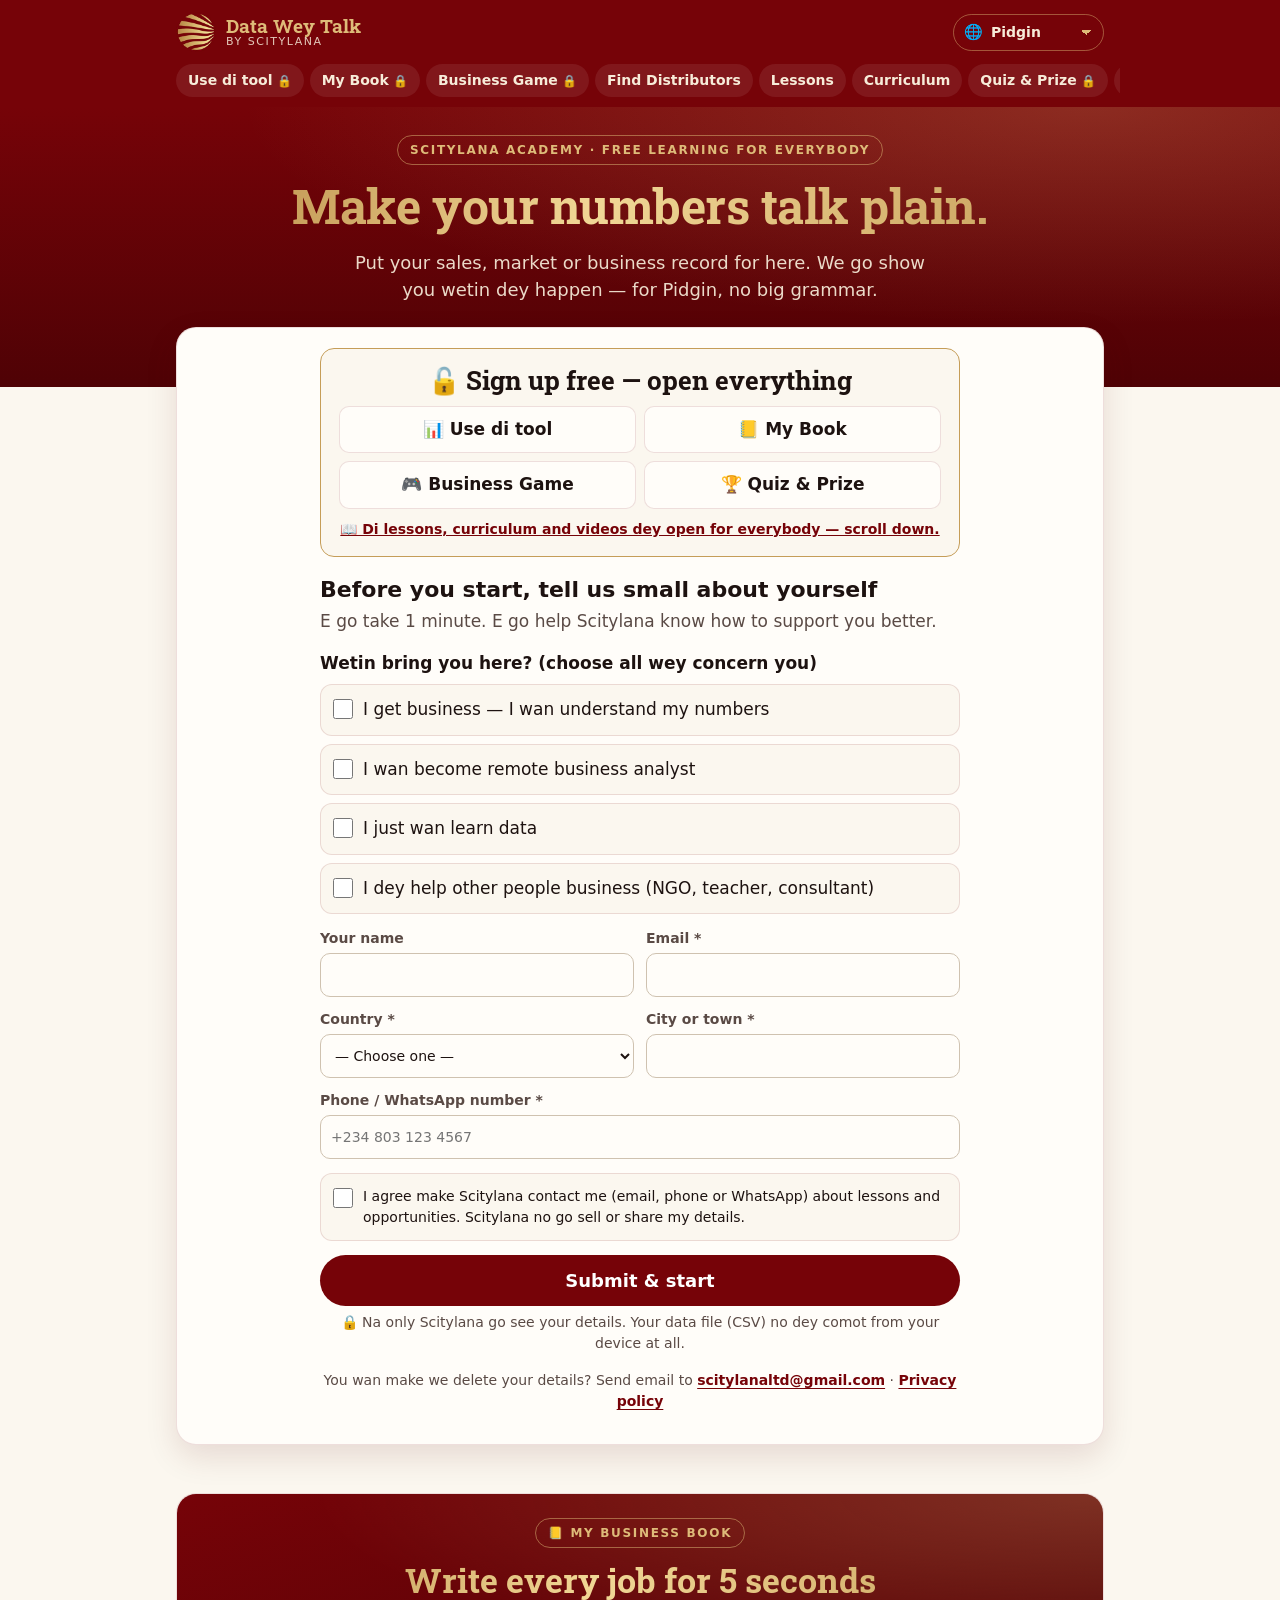
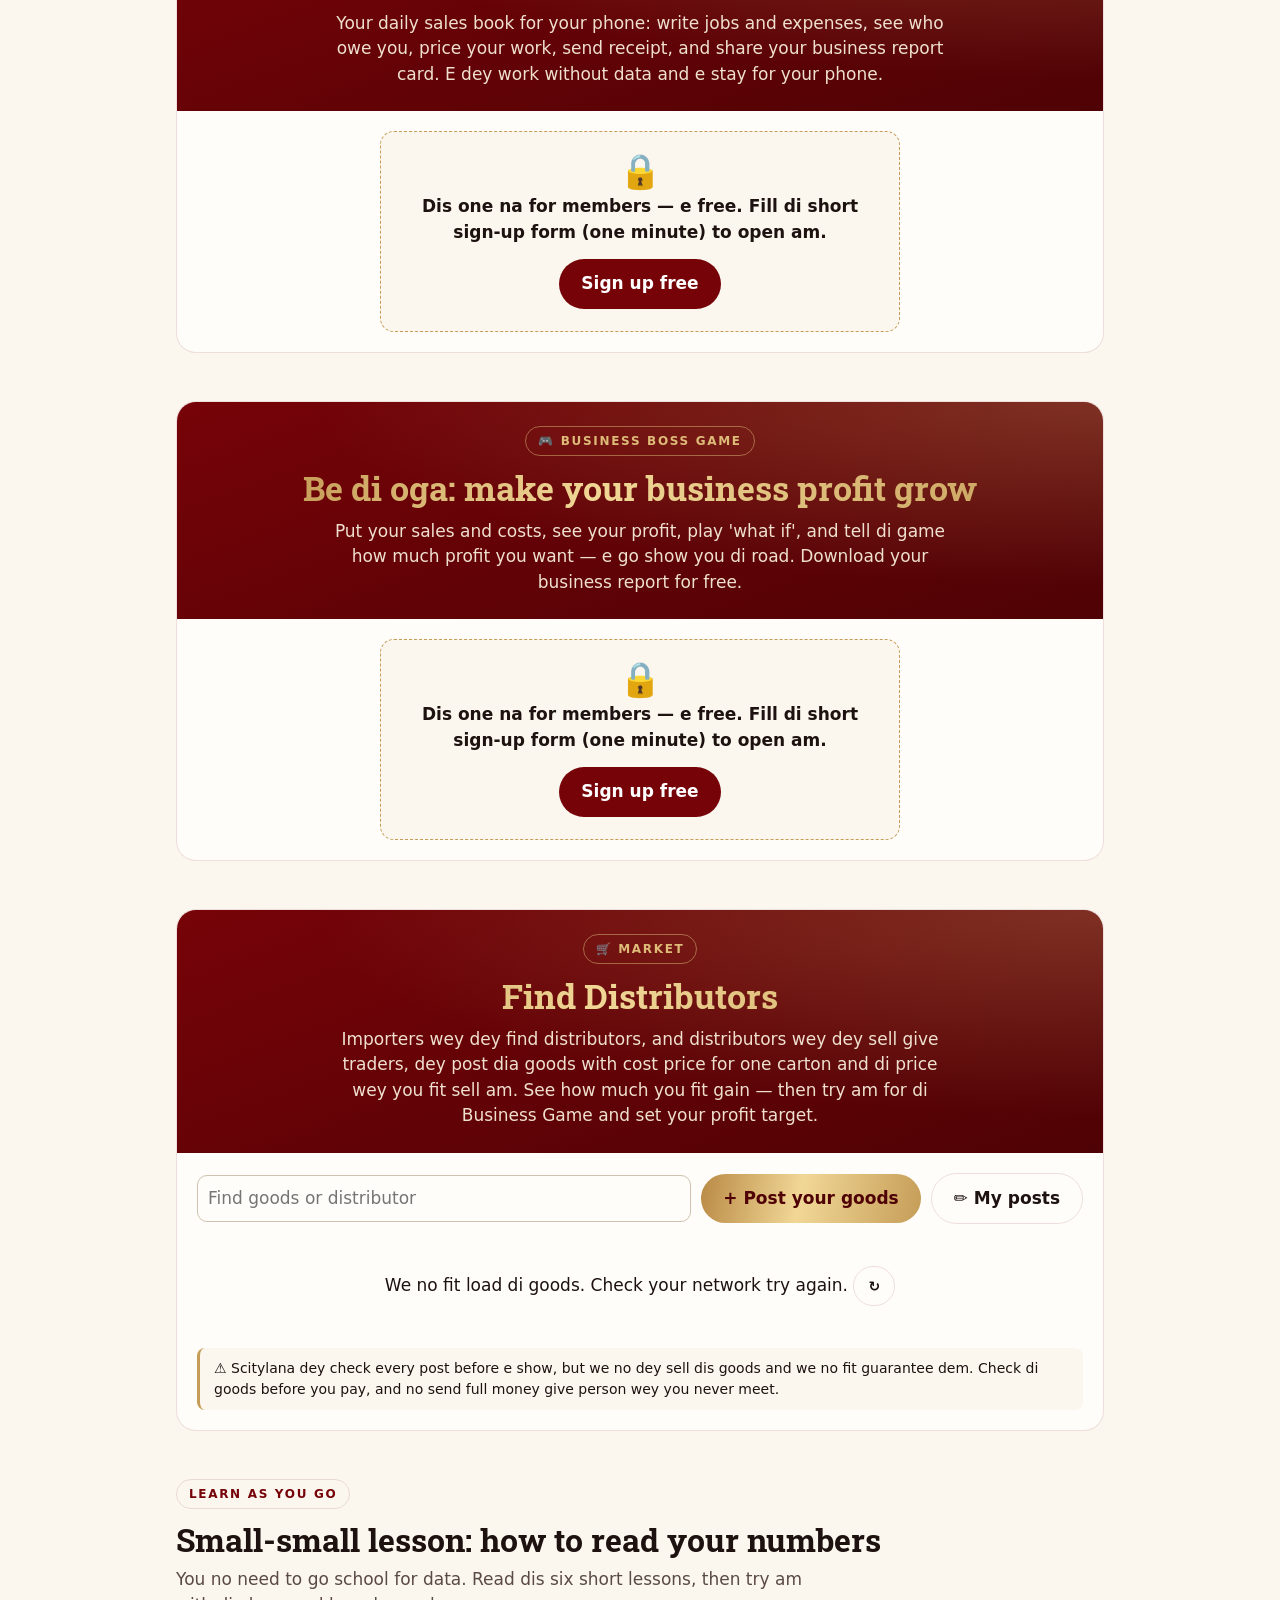
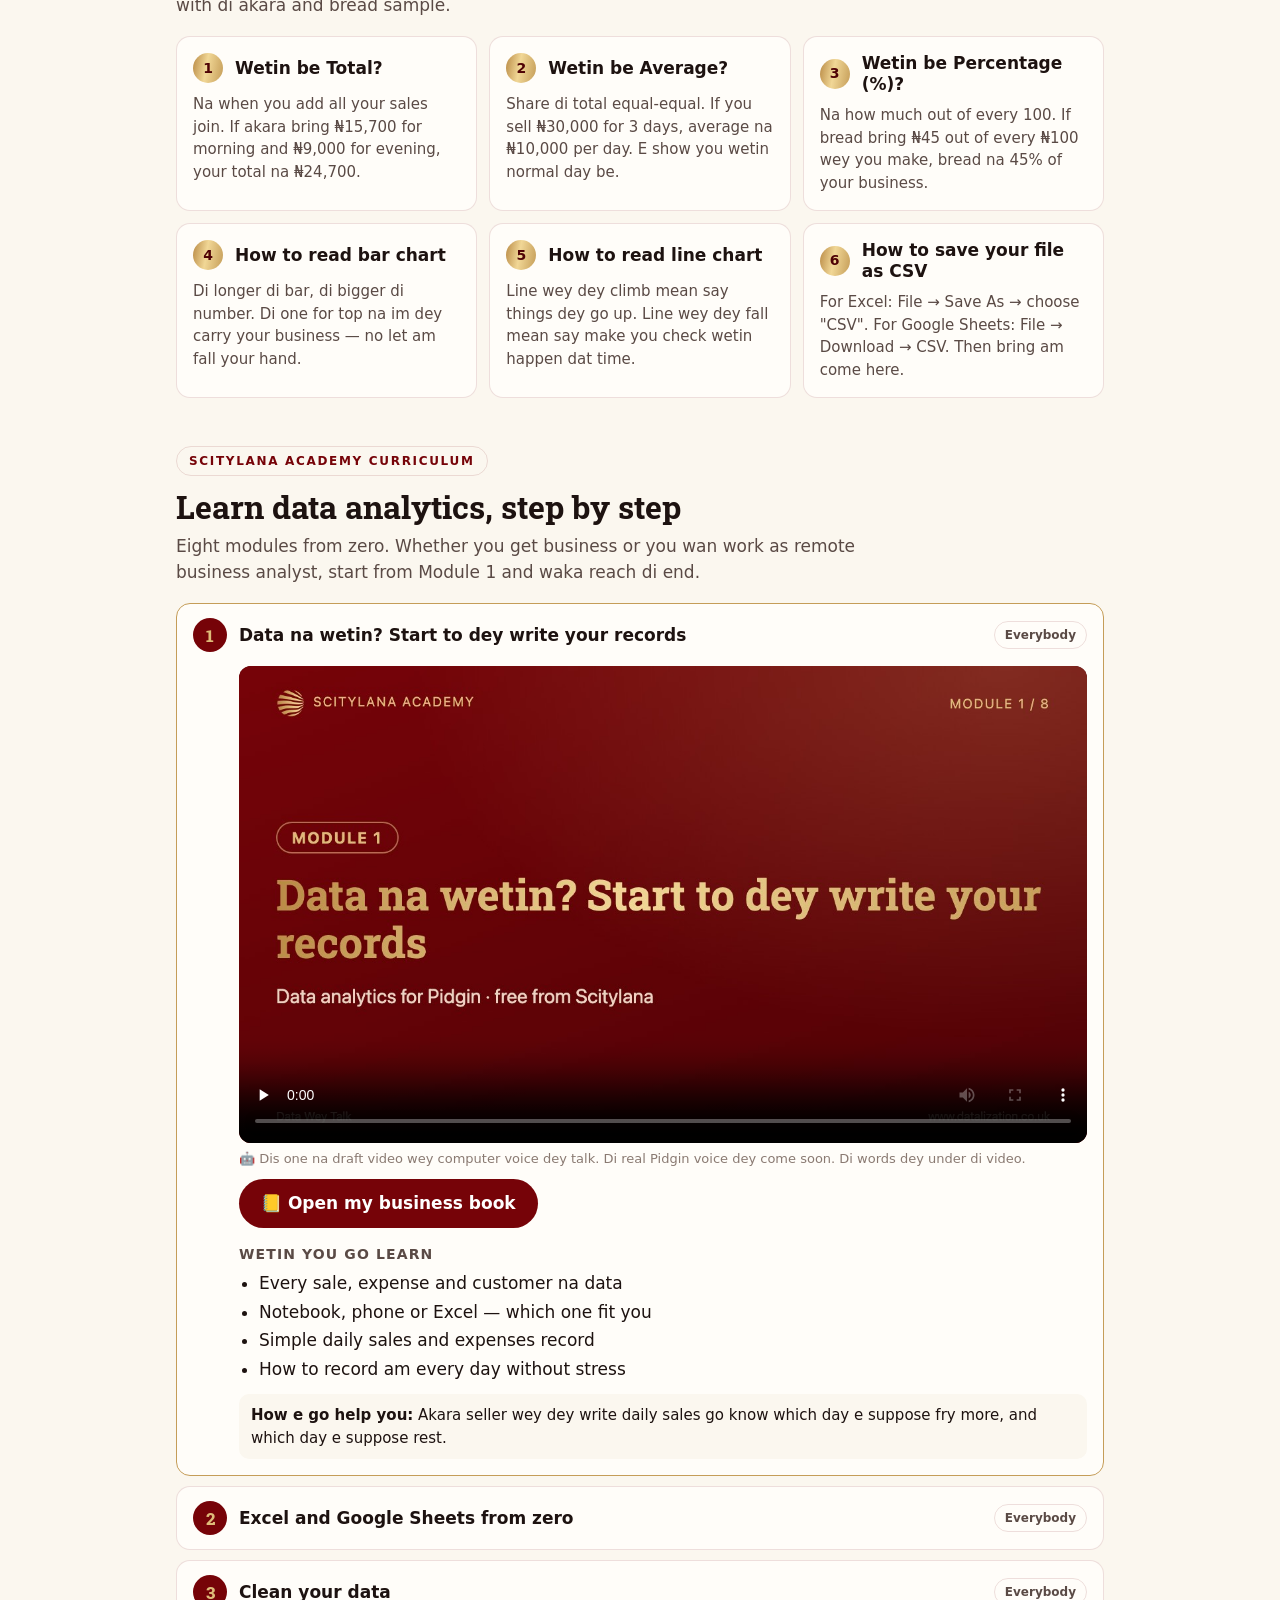
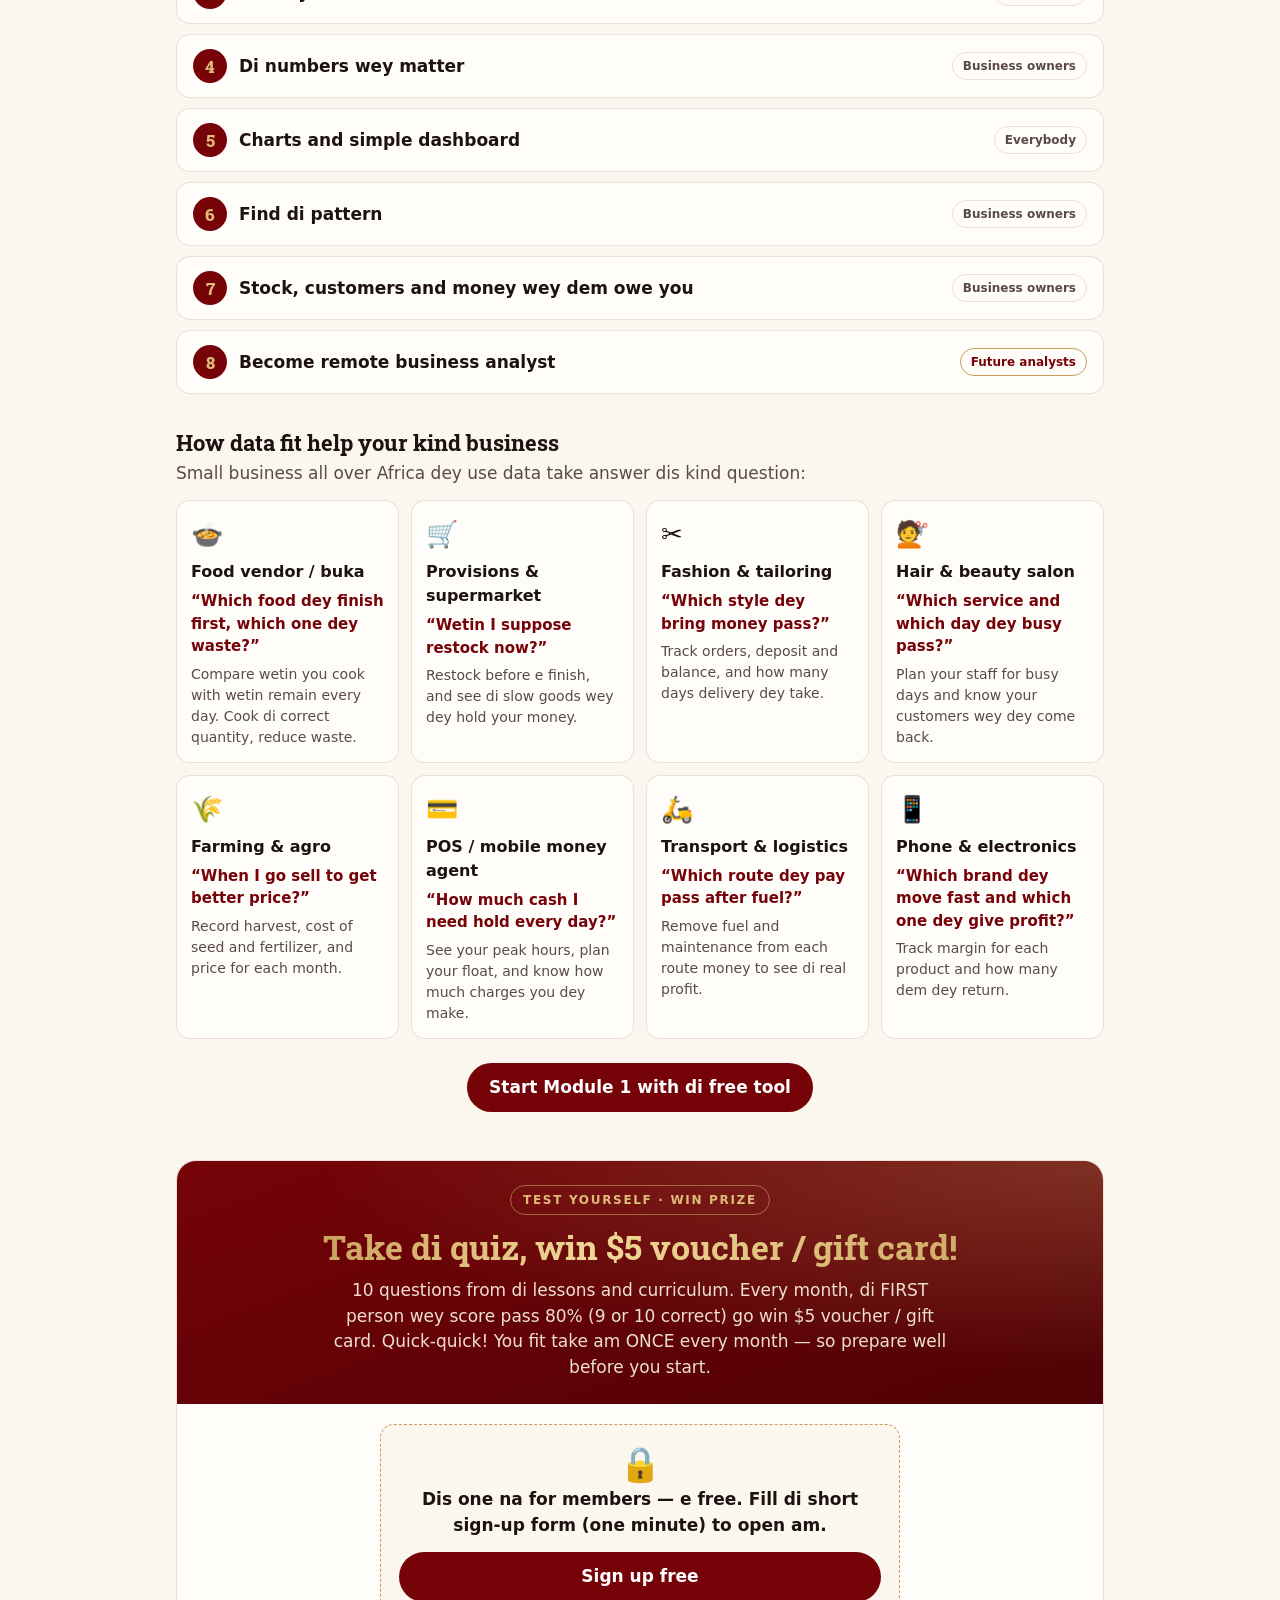
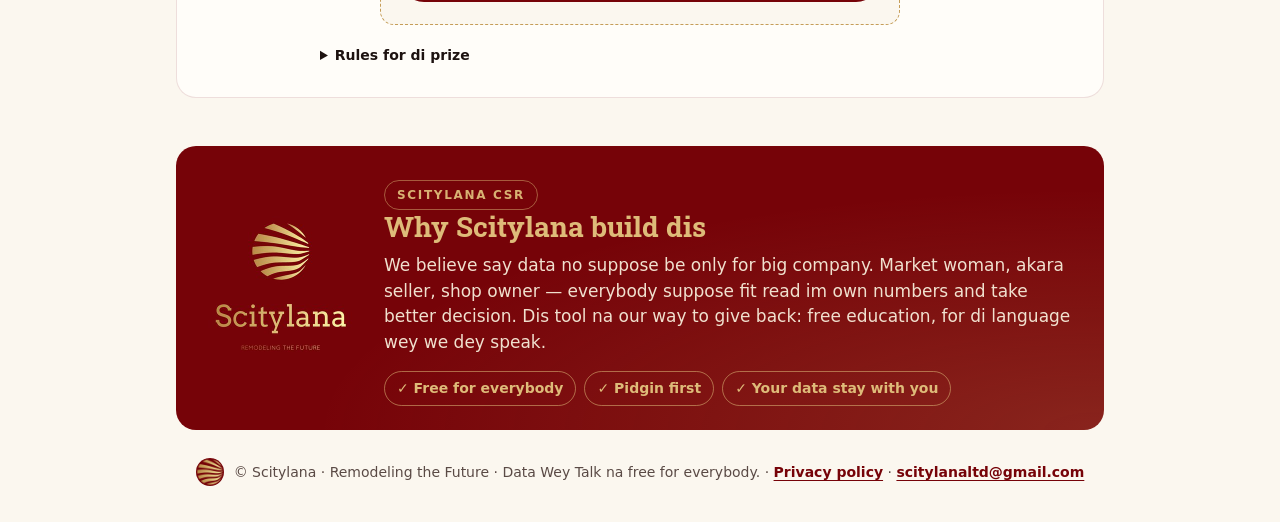
<file: index.html>
<!doctype html>
<html lang="pcm">
<head>
  <meta charset="utf-8">
  <meta name="viewport" content="width=device-width, initial-scale=1">
  <title>Data Wey Talk · Scitylana</title>
  <meta name="description" content="Free data analytics wey dey talk Pidgin — a Scitylana Academy CSR initiative. Learn data analytics and see wetin your business numbers dey talk.">
  <meta name="theme-color" content="#760308">
  <meta property="og:type" content="website">
  <meta property="og:site_name" content="Data Wey Talk · Scitylana">
  <meta property="og:title" content="Data Wey Talk — free data skills for business">
  <meta property="og:description" content="Free lessons, a business game, a quiz with a prize, and Find Distributors: see what you could earn before you buy. 18 languages.">
  <meta property="og:image" content="https://www.datalization.co.uk/assets/icon-512.png">
  <meta property="og:url" content="https://www.datalization.co.uk/">
  <meta name="twitter:card" content="summary">
  <link rel="icon" href="assets/favicon.png">
  <link rel="manifest" href="manifest.webmanifest">
  <link rel="apple-touch-icon" href="assets/icon-192.png">
  <meta name="apple-mobile-web-app-capable" content="yes">
  <link rel="preconnect" href="https://fonts.googleapis.com">
  <link rel="preconnect" href="https://fonts.gstatic.com" crossorigin>
  <link rel="stylesheet" href="https://fonts.googleapis.com/css2?family=Roboto+Slab:wght@500;700&display=swap">
  <link rel="stylesheet" href="styles.css">
</head>
<body>
  <header class="topbar-wrap">
    <div class="topbar">
      <a class="brand" href="./" aria-label="Data Wey Talk by Scitylana — home">
        <img src="assets/scitylana-mark.jpg" alt="" width="40" height="40">
        <span class="brand-text">
          <span class="brand-name">Data Wey Talk</span>
          <span class="brand-by">by Scitylana</span>
        </span>
      </a>
      <label class="lang">
        <span class="globe" aria-hidden="true">🌐</span>
        <select id="langSel" aria-label="Language · Langue · اللغة · زبان · Dil">
          <option value="pcm">Pidgin</option>
          <option value="en">English</option>
          <option value="fr" lang="fr">Français</option>
          <option value="pt" lang="pt">Português</option>
          <option value="es" lang="es">Español</option>
          <option value="sw" lang="sw">Kiswahili</option>
          <option value="ar" lang="ar">العربية</option>
          <option value="ha" lang="ha">Hausa</option>
          <option value="yo" lang="yo">Yorùbá</option>
          <option value="ig" lang="ig">Igbo</option>
          <option value="zu" lang="zu">isiZulu</option>
          <option value="ss" lang="ss">siSwati</option>
          <option value="sn" lang="sn">chiShona</option>
          <option value="ts" lang="ts">Xitsonga</option>
          <option value="tn" lang="tn">Setswana</option>
          <option value="af" lang="af">Afrikaans</option>
          <option value="ur" lang="ur">اردو</option>
          <option value="tr" lang="tr">Türkçe</option>
        </select>
      </label>
    </div>
    <nav class="subnav" aria-label="Sections">
      <a href="#start" class="lockable" data-i18n="navTool"></a>
      <a href="#book" class="lockable" data-i18n="navBook"></a>
      <a href="#game" class="lockable" data-i18n="navGame"></a>
      <a href="#distributors" data-i18n="dsNav"></a>
      <a href="#learn" data-i18n="navLessons"></a>
      <a href="#curriculum" data-i18n="navCurriculum"></a>
      <a href="#quiz" class="lockable" data-i18n="navQuiz"></a>
      <a href="#about" data-i18n="navAbout"></a>
    </nav>
  </header>

  <!-- Hero -->
  <section class="hero-band">
    <div class="hero">
      <p class="eyebrow" data-i18n="eyebrow"></p>
      <h1 data-i18n="heroTitle"></h1>
      <p class="lede" data-i18n="heroLede"></p>
    </div>
  </section>

  <main>
    <section class="upload" id="start">
      <!-- Step 1: survey -->
      <form id="survey" class="survey" novalidate>
        <div class="unlock">
          <h2 data-i18n="suUnlockT"></h2>
          <ul class="unlock-list">
            <li>📊 <span data-i18n="navTool"></span></li>
            <li>📒 <span data-i18n="navBook"></span></li>
            <li>🎮 <span data-i18n="navGame"></span></li>
            <li>🏆 <span data-i18n="navQuiz"></span></li>
          </ul>
          <p class="muted small"><a class="unlock-open" href="#learn" data-i18n="suOpen"></a></p>
        </div>
        <h3 class="sv-title" data-i18n="svTitle"></h3>
        <p class="muted" data-i18n="svLede"></p>

        <fieldset>
          <legend data-i18n="svGoals"></legend>
          <label class="check"><input type="checkbox" name="goal_business"><span data-i18n="svGoalBusiness"></span></label>
          <label class="check"><input type="checkbox" name="goal_analyst"><span data-i18n="svGoalAnalyst"></span></label>
          <label class="check"><input type="checkbox" name="goal_learn"><span data-i18n="svGoalLearn"></span></label>
          <label class="check"><input type="checkbox" name="goal_help"><span data-i18n="svGoalHelp"></span></label>
        </fieldset>

        <div class="follow" id="svBizBlock" hidden>
          <label class="field"><span data-i18n="svBizType"></span>
            <select id="svBizType">
              <option value="" data-i18n="svPick"></option>
              <option value="food" data-i18n="bt_food"></option>
              <option value="retail" data-i18n="bt_retail"></option>
              <option value="fashion" data-i18n="bt_fashion"></option>
              <option value="beauty" data-i18n="bt_beauty"></option>
              <option value="agro" data-i18n="bt_agro"></option>
              <option value="transport" data-i18n="bt_transport"></option>
              <option value="pos" data-i18n="bt_pos"></option>
              <option value="electronics" data-i18n="bt_electronics"></option>
              <option value="services" data-i18n="bt_services"></option>
              <option value="other" data-i18n="bt_other"></option>
            </select>
          </label>
          <label class="field"><span data-i18n="svBizSize"></span>
            <select id="svBizSize">
              <option value="" data-i18n="svPick"></option>
              <option value="1" data-i18n="bs_1"></option>
              <option value="2-5" data-i18n="bs_2"></option>
              <option value="6-20" data-i18n="bs_6"></option>
              <option value="20+" data-i18n="bs_20"></option>
            </select>
          </label>
        </div>

        <div class="follow" id="svLevelBlock" hidden>
          <label class="field"><span data-i18n="svLevel"></span>
            <select id="svLevel">
              <option value="" data-i18n="svPick"></option>
              <option value="beginner" data-i18n="lv_new"></option>
              <option value="some-excel" data-i18n="lv_some"></option>
              <option value="working" data-i18n="lv_work"></option>
            </select>
          </label>
        </div>

        <div class="grid2">
          <label class="field"><span data-i18n="svName"></span>
            <input id="svName" type="text" autocomplete="name" maxlength="100"></label>
          <label class="field"><span><span data-i18n="svEmail"></span> *</span>
            <input id="svEmail" type="email" autocomplete="email" inputmode="email" maxlength="120" required></label>
          <label class="field"><span><span data-i18n="svCountry"></span> *</span>
            <select id="svCountry" autocomplete="country-name" required></select></label>
          <label class="field"><span><span data-i18n="svCity"></span> *</span>
            <input id="svCity" type="text" autocomplete="address-level2" maxlength="80" required></label>
          <label class="field wide"><span><span data-i18n="svPhone"></span> *</span>
            <input id="svPhone" type="tel" autocomplete="tel" inputmode="tel" maxlength="24" placeholder="+234 803 123 4567" required></label>
        </div>

        <!-- Honeypot: hidden from people, bots fill it -->
        <label class="hp" aria-hidden="true">Website <input name="website" tabindex="-1" autocomplete="off"></label>

        <label class="check consent"><input type="checkbox" name="consent"><span data-i18n="svConsent"></span></label>

        <p class="error" id="svError" role="alert" hidden></p>
        <button type="submit" class="btn" id="svSubmit" data-i18n="svSubmit"></button>
        <p class="privacy muted" data-i18n="svPrivacy"></p>
        <p class="privacy muted"><span data-i18n="svDelete"></span> <a class="mail" href="mailto:scitylanaltd@gmail.com?subject=Data%20Wey%20Talk%20-%20delete%20my%20details">scitylanaltd@gmail.com</a> · <a class="mail" href="privacy.html" data-i18n="privacyLink"></a></p>
      </form>

      <!-- Step 2: the tool -->
      <div id="tool" hidden>
        <p class="thanks" id="svThanks" hidden></p>
        <div class="seg tool-mode" role="tablist">
          <button type="button" role="tab" aria-selected="true" data-mode="upload" data-i18n="tmUpload"></button>
          <button type="button" role="tab" aria-selected="false" data-mode="type" data-i18n="tmType"></button>
        </div>
        <div id="modeType" hidden><div id="entryBox"></div></div>
        <div id="modeUpload">
        <label class="drop" id="drop" for="file">
          <input type="file" id="file" accept=".csv,text/csv,.txt">
          <span class="drop-icon" aria-hidden="true">⬆️</span>
          <strong data-i18n="dropTitle"></strong>
          <span class="muted" data-i18n="dropHint"></span>
        </label>
        </div>
        <div class="hero-actions">
          <button type="button" class="btn" id="sample" data-i18n="trySample"></button>
          <a class="btn ghost" href="#book" data-i18n="bkToolBtn"></a>
          <a class="btn ghost" href="#game" data-i18n="gmToolBtn"></a>
        </div>
        <p class="download">
          <a href="data/akara-and-bread-sales.csv" download data-i18n="download"></a><br>
          <span class="muted small" data-i18n="downloadHint"></span>
        </p>
        <p class="privacy muted" data-i18n="privacy"></p>
        <p class="error" id="error" role="alert" hidden></p>
      </div>
    </section>

    <!-- Results -->
    <section id="results" hidden>
      <div class="file-bar">
        <div>
          <h2 id="fileName"></h2>
          <p class="muted" id="fileShape"></p>
        </div>
        <button type="button" class="btn ghost" id="reset" data-i18n="newFile"></button>
      </div>

      <div class="controls">
        <label>
          <span data-i18n="pickNumber"></span>
          <select id="numCol"></select>
        </label>
        <label>
          <span data-i18n="pickGroup"></span>
          <select id="groupCol"></select>
        </label>
        <label>
          <span data-i18n="pickCurrency"></span>
          <select id="curSel"></select>
        </label>
      </div>

      <h3 class="section-title" data-i18n="glance"></h3>
      <div class="tiles" id="tiles"></div>

      <h3 class="section-title" data-i18n="talking"></h3>
      <ul class="insights" id="insights"></ul>

      <div class="card" id="barCard">
        <h3 id="barTitle"></h3>
        <p class="muted small" data-i18n="barHint"></p>
        <div class="bars" id="bars"></div>
      </div>

      <div class="card" id="lineCard" hidden>
        <h3 id="lineTitle"></h3>
        <p class="muted small" data-i18n="lineHint"></p>
        <div class="line-wrap" id="lineWrap">
          <div class="tooltip" id="tip" hidden></div>
        </div>
      </div>

      <div class="card" id="corrCard" hidden>
        <h3 data-i18n="corrTitle"></h3>
        <p class="muted small" data-i18n="corrLede"></p>
        <p class="muted small" id="corrPick" data-i18n="corrPick"></p>
        <div class="corr-list" id="corrList"></div>
        <div class="scatter-wrap line-wrap" id="scatterWrap"></div>
        <p class="caution small" data-i18n="corrCaution"></p>
      </div>

      <details class="card table-card">
        <summary data-i18n="seeTable"></summary>
        <div class="table-scroll"><table id="table"></table></div>
        <p class="muted small" id="tableNote"></p>
      </details>

      <div class="help-cta">
        <div>
          <h3 data-i18n="helpTitle"></h3>
          <p data-i18n="helpBody"></p>
        </div>
        <a class="btn gold" id="helpBtn" href="mailto:scitylanaltd@gmail.com" data-i18n="helpBtn"></a>
        <p class="small help-note" data-i18n="helpNote"></p>
      </div>
    </section>

    <!-- My Book: daily business book -->
    <section class="game book" id="book">
      <div class="quiz-head game-head">
        <p class="eyebrow" data-i18n="bkEyebrow"></p>
        <h2 data-i18n="bkTitle"></h2>
        <p data-i18n="bkLede"></p>
      </div>
      <div class="game-box book-box" id="bookBox" aria-live="polite"></div>
    </section>

    <!-- Business Boss game -->
    <section class="game" id="game">
      <div class="quiz-head game-head">
        <p class="eyebrow" data-i18n="gmEyebrow"></p>
        <h2 data-i18n="gmTitle"></h2>
        <p data-i18n="gmLede"></p>
      </div>
      <div class="game-box" id="gameBox" aria-live="polite"></div>
    </section>

    <!-- Find Distributors: marketplace linked to the Business Game -->
    <section class="game dist" id="distributors">
      <div class="quiz-head game-head">
        <p class="eyebrow" data-i18n="dsEyebrow"></p>
        <h2 data-i18n="dsTitle"></h2>
        <p data-i18n="dsLede"></p>
      </div>
      <div class="game-box dist-box" id="distBox" aria-live="polite"></div>
    </section>

    <!-- Quick lessons -->
    <section class="learn" id="learn">
      <p class="eyebrow dark" data-i18n="learnEyebrow"></p>
      <h2 data-i18n="learnTitle"></h2>
      <p class="muted" data-i18n="learnLede"></p>
      <div class="lessons">
        <article class="lesson"><span class="num">1</span><h3 data-i18n="l1t"></h3><p data-i18n="l1b"></p></article>
        <article class="lesson"><span class="num">2</span><h3 data-i18n="l2t"></h3><p data-i18n="l2b"></p></article>
        <article class="lesson"><span class="num">3</span><h3 data-i18n="l3t"></h3><p data-i18n="l3b"></p></article>
        <article class="lesson"><span class="num">4</span><h3 data-i18n="l4t"></h3><p data-i18n="l4b"></p></article>
        <article class="lesson"><span class="num">5</span><h3 data-i18n="l5t"></h3><p data-i18n="l5b"></p></article>
        <article class="lesson"><span class="num">6</span><h3 data-i18n="l6t"></h3><p data-i18n="l6b"></p></article>
      </div>
    </section>

    <!-- Curriculum -->
    <section class="curriculum" id="curriculum">
      <p class="eyebrow dark" data-i18n="curEyebrow"></p>
      <h2 data-i18n="curTitle"></h2>
      <p class="muted" data-i18n="curLede"></p>
      <div class="modules" id="modules"></div>

      <h3 class="sub-title" data-i18n="secTitle"></h3>
      <p class="muted" data-i18n="secLede"></p>
      <div class="sectors" id="sectors"></div>

      <p class="cta-row"><a class="btn" href="#start" data-i18n="curCta"></a></p>
    </section>

    <!-- Quiz -->
    <section class="quiz" id="quiz">
      <div class="quiz-head">
        <p class="eyebrow" data-i18n="qzEyebrow"></p>
        <h2 id="qzTitle"></h2>
        <p id="qzLede"></p>
      </div>
      <div class="quiz-box" id="quizBox" aria-live="polite"></div>
      <details class="quiz-rules">
        <summary id="qzRulesTitle"></summary>
        <ol id="qzRules"></ol>
      </details>
    </section>

    <!-- CSR -->
    <section class="csr" id="about">
      <img class="csr-logo" src="assets/scitylana-logo.jpg" alt="Scitylana — Remodeling the Future" width="160" height="160">
      <div>
        <p class="eyebrow" data-i18n="csrEyebrow"></p>
        <h2 data-i18n="csrTitle"></h2>
        <p data-i18n="csrBody"></p>
        <ul class="pills">
          <li data-i18n="pill1"></li>
          <li data-i18n="pill2"></li>
          <li data-i18n="pill3"></li>
        </ul>
      </div>
    </section>
  </main>

  <footer>
    <img src="assets/scitylana-mark.jpg" alt="" width="28" height="28">
    <span><span data-i18n="footer"></span> · <a class="mail" href="privacy.html" data-i18n="privacyLink"></a> · <a class="mail" href="mailto:scitylanaltd@gmail.com">scitylanaltd@gmail.com</a></span>
  </footer>
  <script src="config.js"></script>
  <script>
    // Visitor counting (GoatCounter): only loads when a code is set in config.js.
    (function () {
      var gc = window.DWT_CONFIG && window.DWT_CONFIG.goatcounter;
      if (!gc || !/^[a-z0-9-]+$/i.test(gc)) return;
      var sc = document.createElement("script");
      sc.async = true; sc.src = "https://gc.zgo.at/count.js";
      sc.setAttribute("data-goatcounter", "https://" + gc + ".goatcounter.com/count");
      document.head.appendChild(sc);
    })();
  </script>
  <script src="app.js"></script>
  <script src="survey.js"></script>
  <script src="quiz.js"></script>
  <script src="correlate.js"></script>
  <script src="video/versions.js"></script>
  <script src="curriculum.js"></script>
  <script src="game.js"></script>
  <script src="book.js"></script>
  <script src="entry.js"></script>
  <script src="distributors.js"></script>
  <!-- Languages: one file each; a missing word falls back to English -->
  <script src="lang/sw.js"></script>
  <script src="lang/fr.js"></script>
  <script src="lang/ar.js"></script>
  <script src="lang/ha.js"></script>
  <script src="lang/yo.js"></script>
  <script src="lang/ig.js"></script>
  <script src="lang/zu.js"></script>
  <script src="lang/pt.js"></script>
  <script src="lang/ss.js"></script>
  <script src="lang/sn.js"></script>
  <script src="lang/ts.js"></script>
  <script src="lang/tn.js"></script>
  <script src="lang/af.js"></script>
  <script src="lang/ur.js"></script>
  <script src="lang/tr.js"></script>
  <script src="lang/es.js"></script>
  <script src="lang/game-i18n.js"></script>
  <script src="lang/quiz-more.js"></script>
  <script src="lang/book-i18n.js"></script>
  <script src="lang/entry-i18n.js"></script>
  <script src="lang/signup-i18n.js"></script>
  <script src="lang/distributors-i18n.js"></script>
  <script src="lang/share-i18n.js"></script>
  <script src="lang/pin-i18n.js"></script>
  <script>applyLang();</script>
</body>
</html>
</file>
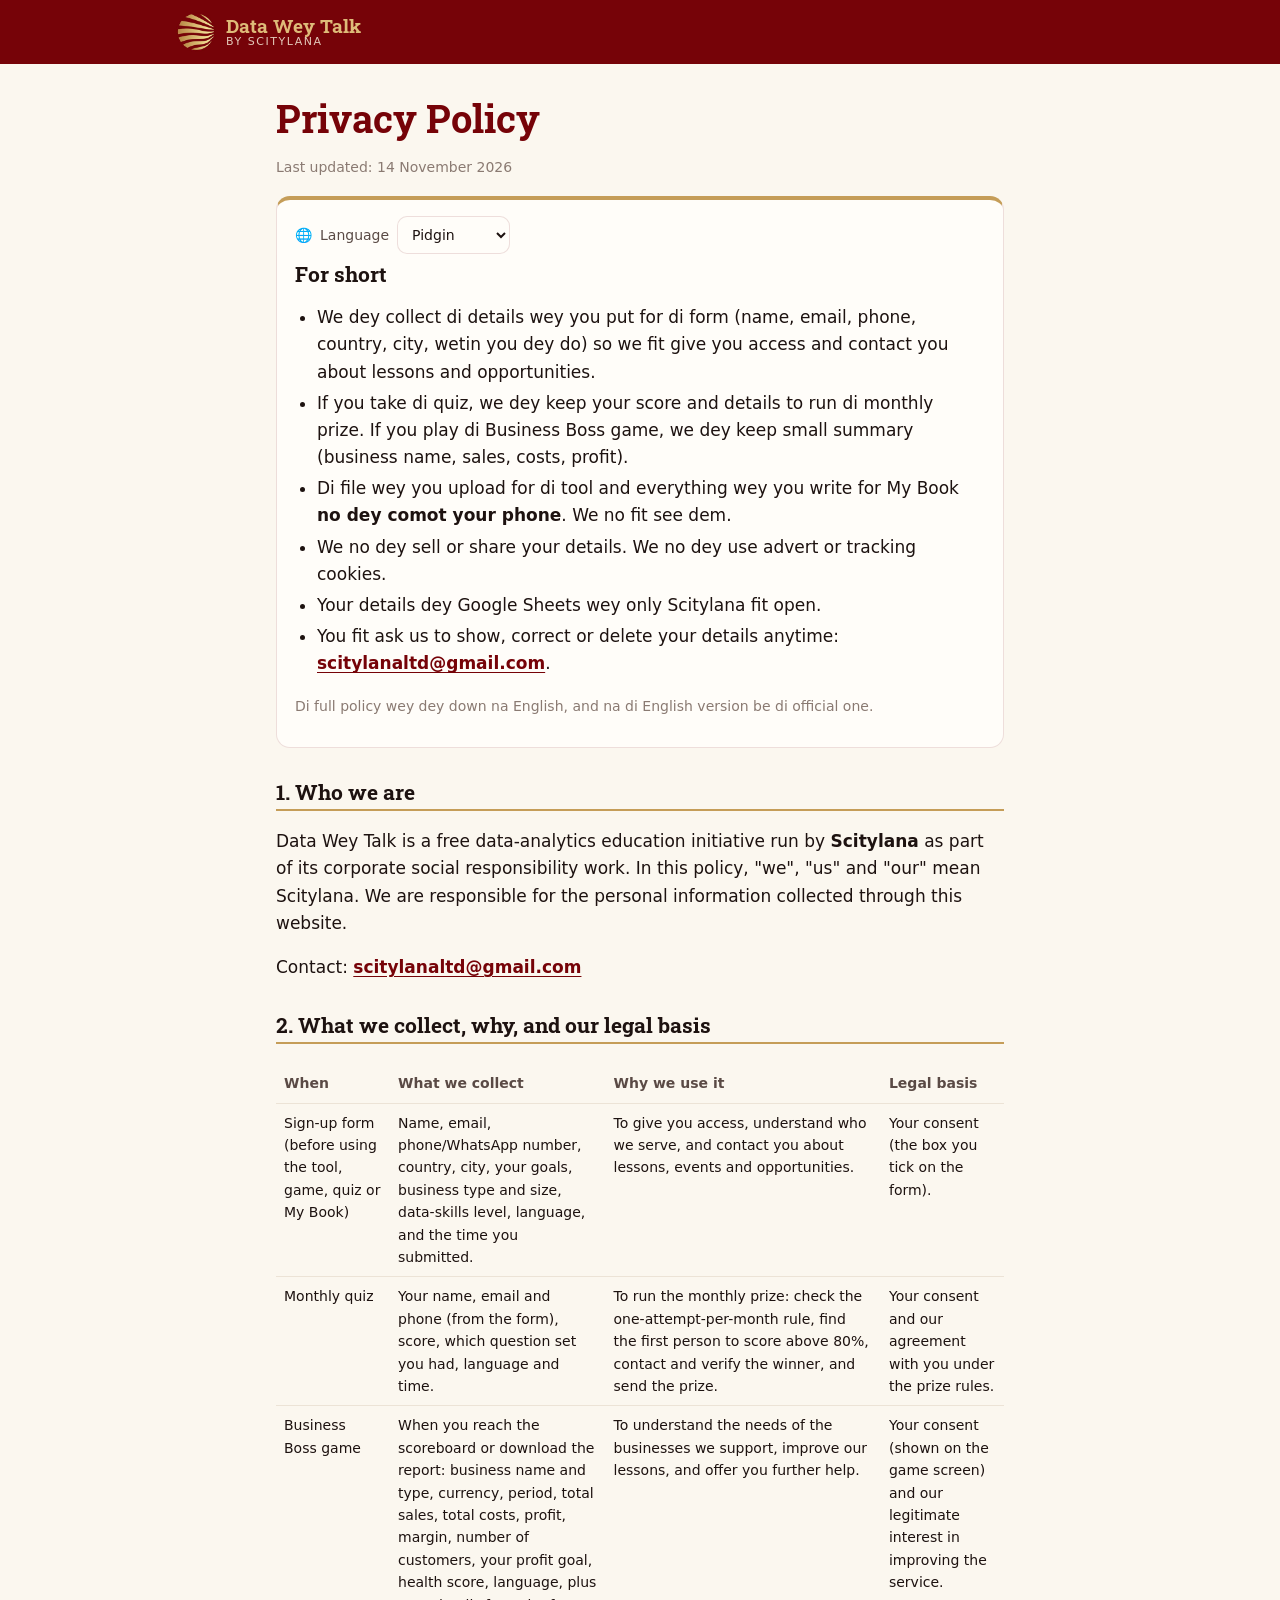
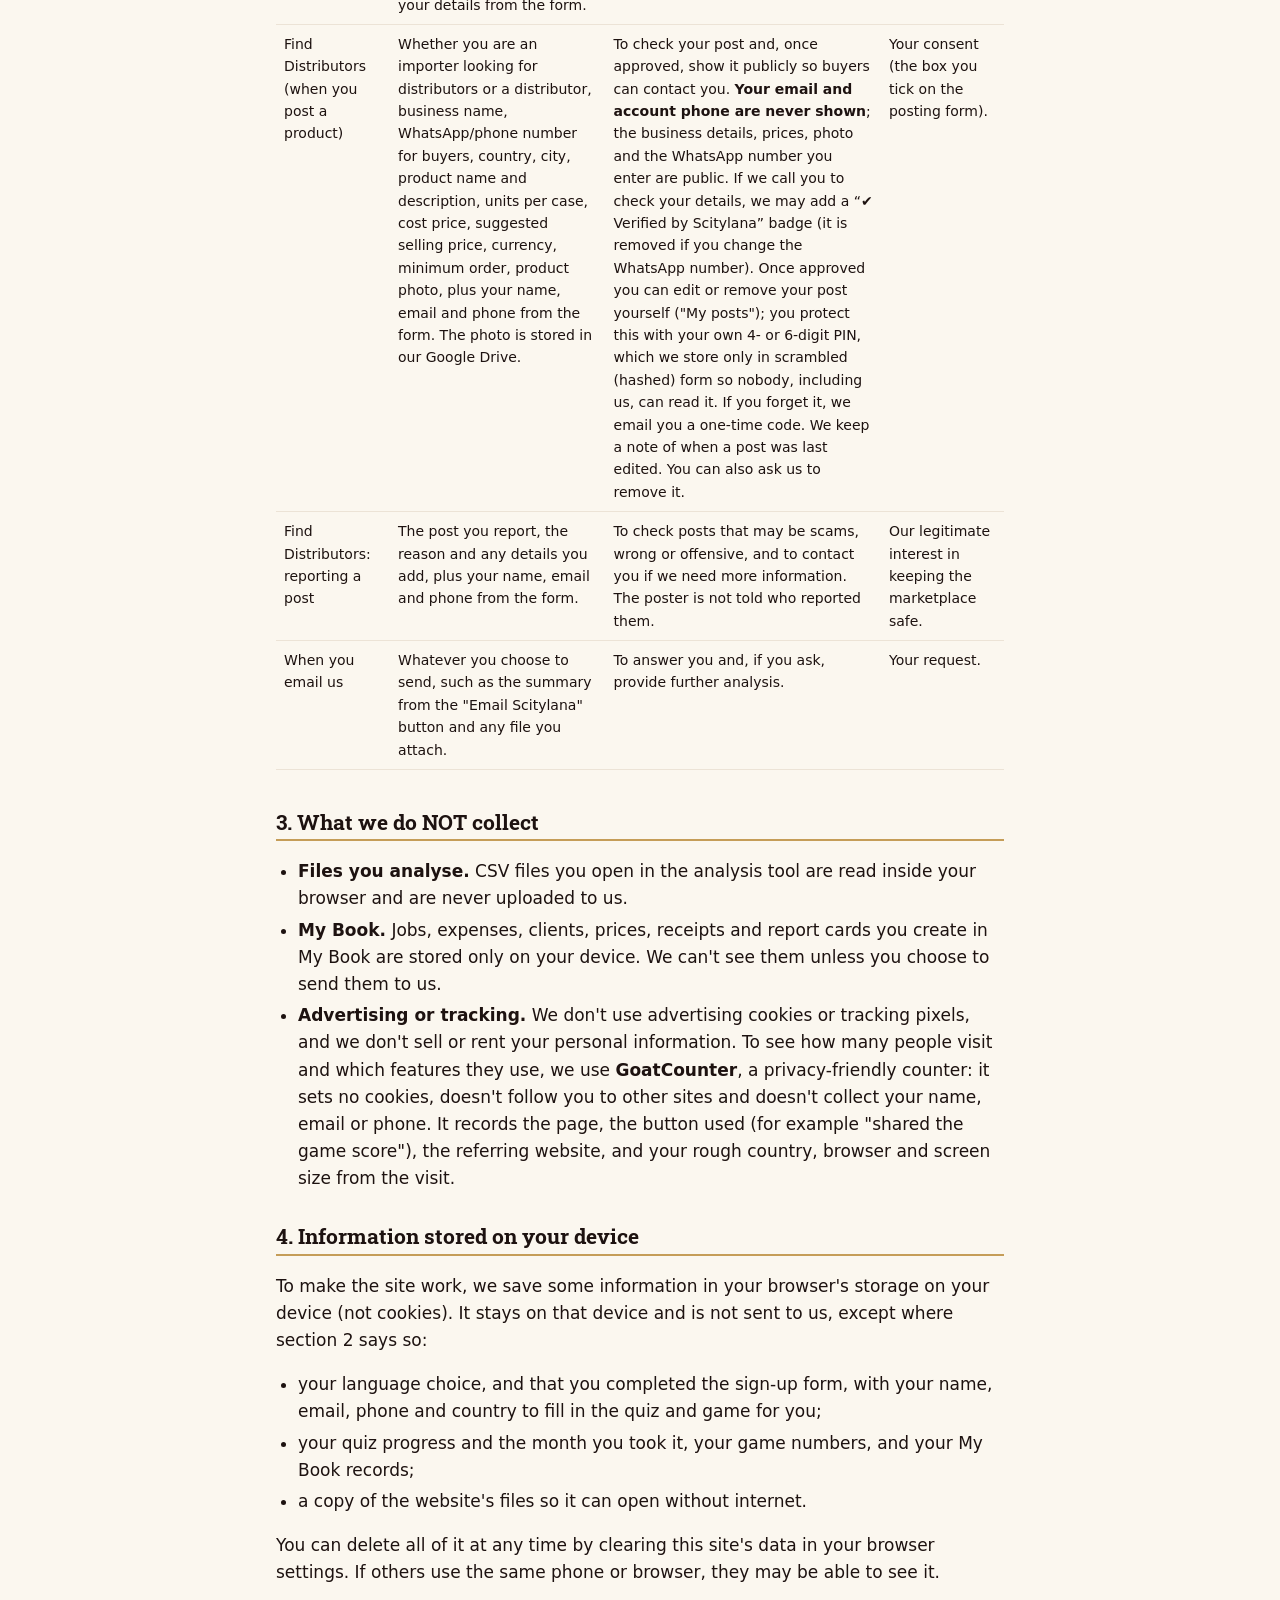
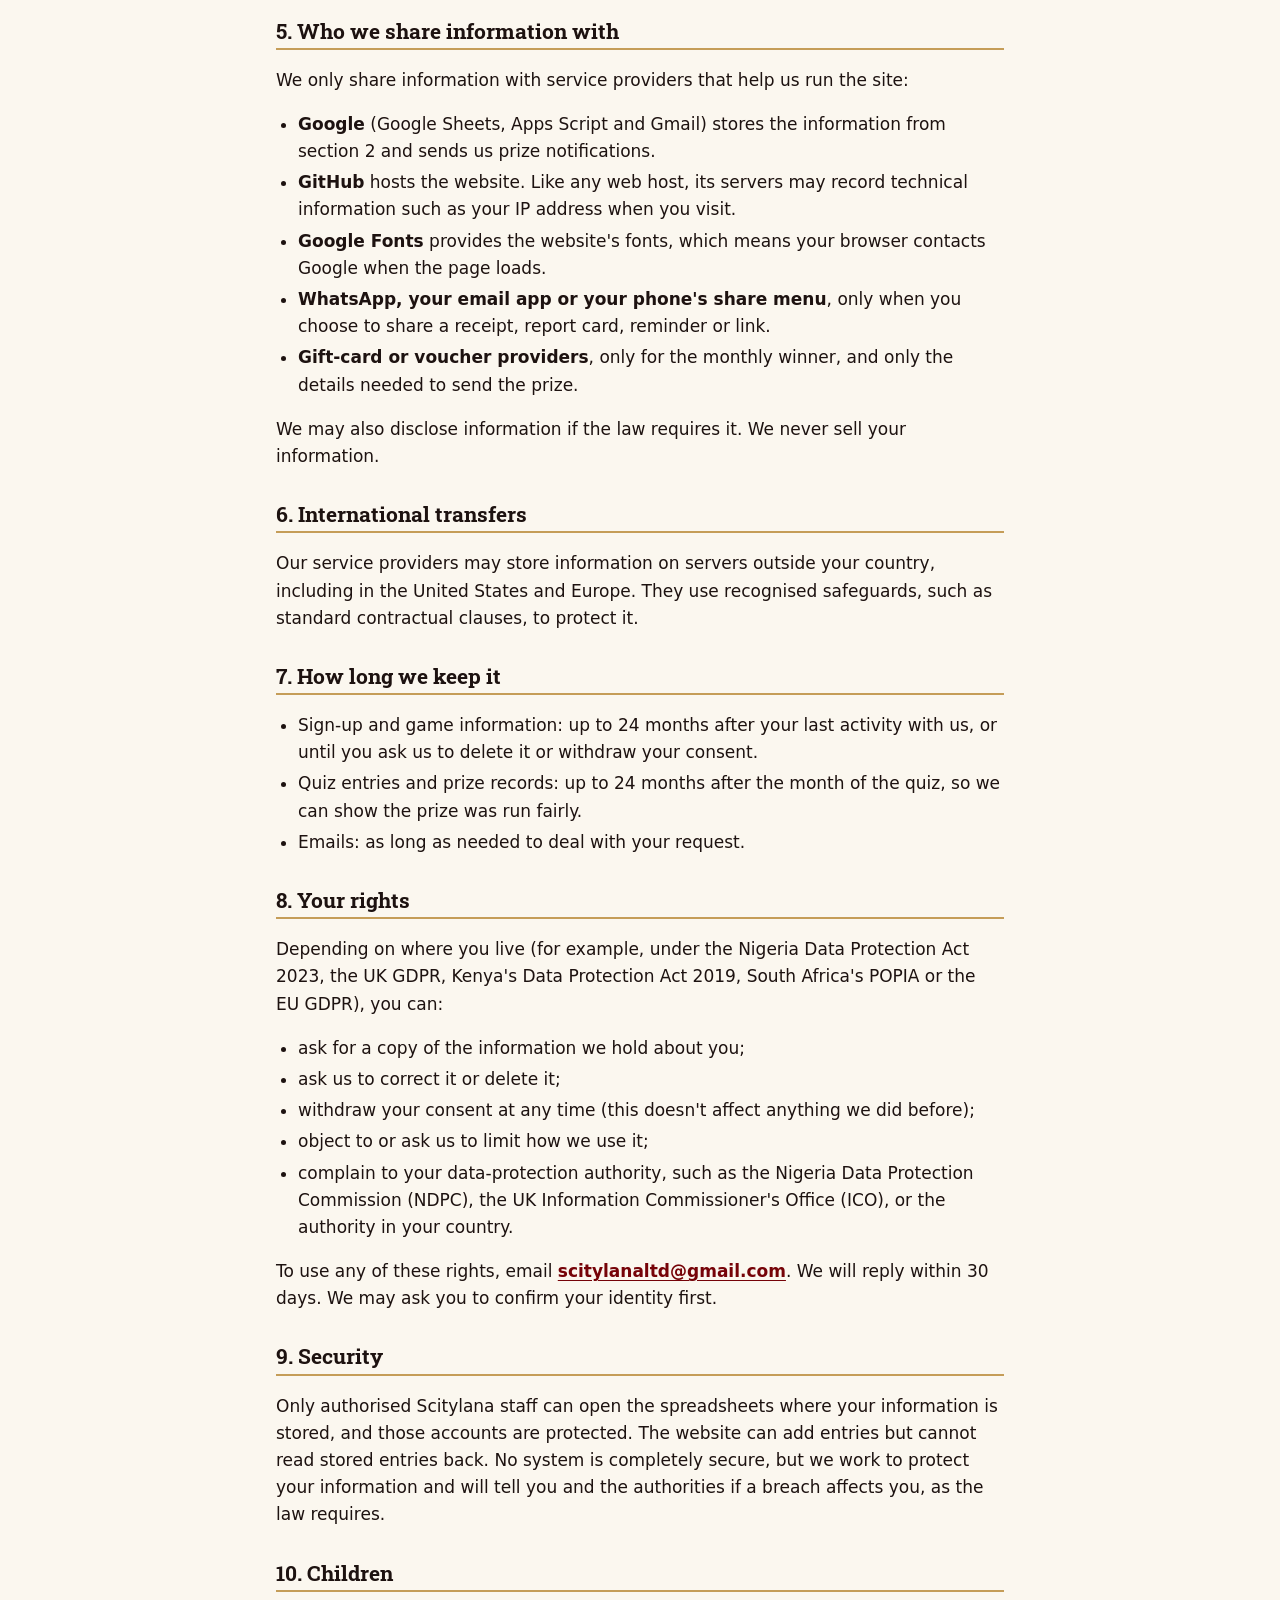
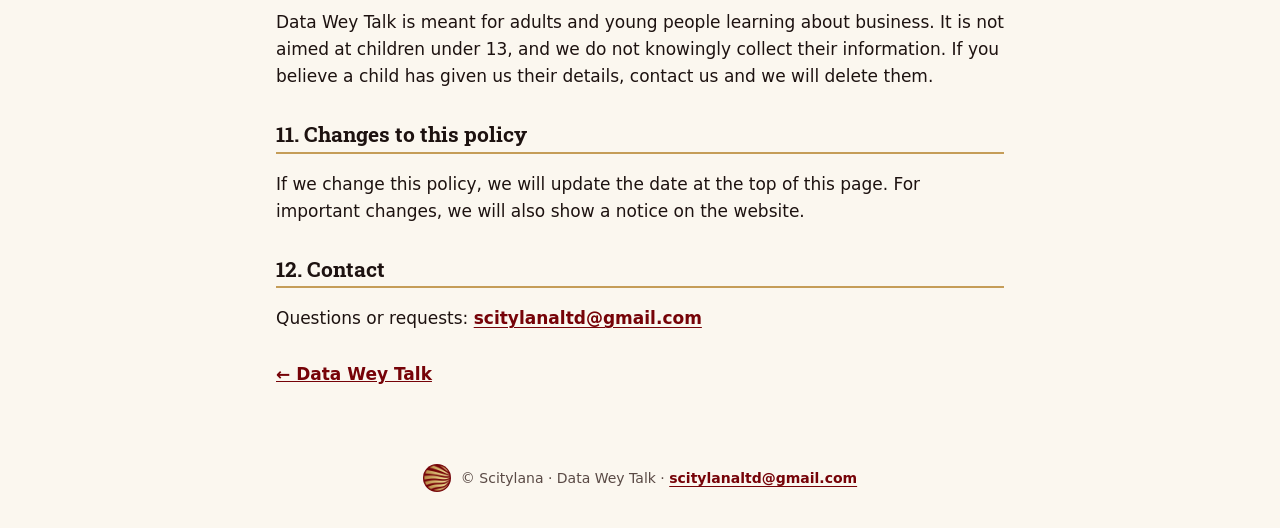
<file: privacy.html>
<!doctype html>
<html lang="en">
<head>
  <meta charset="utf-8">
  <meta name="viewport" content="width=device-width, initial-scale=1">
  <title>Privacy Policy · Data Wey Talk</title>
  <meta name="description" content="How Data Wey Talk by Scitylana collects, uses and protects your information.">
  <meta name="theme-color" content="#760308">
  <link rel="icon" href="assets/favicon.png">
  <link rel="preconnect" href="https://fonts.googleapis.com">
  <link rel="preconnect" href="https://fonts.gstatic.com" crossorigin>
  <link rel="stylesheet" href="https://fonts.googleapis.com/css2?family=Roboto+Slab:wght@500;700&display=swap">
  <link rel="stylesheet" href="styles.css">
  <style>
    .policy { max-width: 760px; margin: 0 auto; padding: 24px 16px 48px; line-height: 1.6; }
    .policy h1 { font-family: var(--slab); color: var(--accent); margin: 8px 0 4px; font-size: clamp(28px, 6vw, 38px); }
    .policy h2 { font-family: var(--slab); font-size: 21px; margin: 32px 0 8px; padding-bottom: 4px; border-bottom: 2px solid var(--gold); }
    .policy h3 { font-size: 16px; margin: 18px 0 4px; }
    .policy ul { padding-inline-start: 22px; }
    .policy li { margin: 4px 0; }
    .policy table { width: 100%; border-collapse: collapse; font-size: 14px; margin: 8px 0; }
    .policy th, .policy td { text-align: start; vertical-align: top; padding: 8px; border-bottom: 1px solid var(--grid); white-space: normal; }
    .policy th { color: var(--ink-2); }
    .table-scroll { overflow-x: auto; }
    .summary { border: 1px solid var(--border); border-top: 4px solid var(--gold); border-radius: 14px; background: var(--surface); padding: 16px 18px; margin: 18px 0 8px; }
    .summary h2 { border: 0; margin: 0 0 6px; padding: 0; }
    .summary [lang] { display: none; }
    .summary [lang].on { display: block; }
    .sum-lang { display: flex; align-items: center; gap: 8px; flex-wrap: wrap; margin-bottom: 8px; font-size: 14px; color: var(--ink-2); }
    .sum-lang select { width: auto; min-height: 38px; padding: 6px 10px; }
    .meta { color: var(--muted); font-size: 14px; }
    .back { display: inline-block; margin-top: 12px; color: var(--link); font-weight: 700; }
    a.mail { unicode-bidi: isolate; direction: ltr; display: inline-block; }
  </style>
</head>
<body>
  <header class="topbar-wrap">
    <div class="topbar">
      <a class="brand" href="./" aria-label="Data Wey Talk by Scitylana — home">
        <img src="assets/scitylana-mark.jpg" alt="" width="40" height="40">
        <span class="brand-text"><span class="brand-name">Data Wey Talk</span><span class="brand-by">by Scitylana</span></span>
      </a>
    </div>
  </header>

  <main class="policy">
    <h1>Privacy Policy</h1>
    <p class="meta">Last updated: 14 November 2026</p>

    <!-- Plain-language summary in every site language -->
    <section class="summary" aria-labelledby="sumTitle">
      <div class="sum-lang">
        <span aria-hidden="true">🌐</span>
        <label for="sumLang">Language</label>
        <select id="sumLang">
          <option value="pcm">Pidgin</option><option value="en">English</option><option value="fr">Français</option><option value="pt">Português</option><option value="es">Español</option>
          <option value="sw">Kiswahili</option><option value="ar">العربية</option><option value="ha">Hausa</option>
          <option value="yo">Yorùbá</option><option value="ig">Igbo</option><option value="zu">isiZulu</option><option value="ss">siSwati</option><option value="sn">chiShona</option><option value="ts">Xitsonga</option><option value="tn">Setswana</option><option value="af">Afrikaans</option><option value="ur">اردو</option><option value="tr">Türkçe</option>
        </select>
      </div>

      <div lang="pcm">
        <h2 id="sumTitle">For short</h2>
        <ul>
          <li>We dey collect di details wey you put for di form (name, email, phone, country, city, wetin you dey do) so we fit give you access and contact you about lessons and opportunities.</li>
          <li>If you take di quiz, we dey keep your score and details to run di monthly prize. If you play di Business Boss game, we dey keep small summary (business name, sales, costs, profit).</li>
          <li>Di file wey you upload for di tool and everything wey you write for My Book <b>no dey comot your phone</b>. We no fit see dem.</li>
          <li>We no dey sell or share your details. We no dey use advert or tracking cookies.</li>
          <li>Your details dey Google Sheets wey only Scitylana fit open.</li>
          <li>You fit ask us to show, correct or delete your details anytime: <a class="mail" href="mailto:scitylanaltd@gmail.com">scitylanaltd@gmail.com</a>.</li>
        </ul>
        <p class="meta">Di full policy wey dey down na English, and na di English version be di official one.</p>
      </div>

      <div lang="en">
        <h2>In short</h2>
        <ul>
          <li>We collect the details you give in the sign-up form (name, email, phone, country, city, your goals) to give you access and to contact you about lessons and opportunities.</li>
          <li>If you take the quiz, we keep your score and details to run the monthly prize. If you play the Business Boss game, we keep a short summary (business name, sales, costs, profit).</li>
          <li>Files you upload to the analysis tool and everything you record in My Book <b>never leave your device</b>. We can't see them.</li>
          <li>We don't sell or share your details. We don't use advertising or tracking cookies.</li>
          <li>Your details are kept in Google Sheets that only Scitylana can open.</li>
          <li>You can ask us to show, correct or delete your details at any time: <a class="mail" href="mailto:scitylanaltd@gmail.com">scitylanaltd@gmail.com</a>.</li>
        </ul>
        <p class="meta">The full policy below is in English, and the English version is the official one.</p>
      </div>

      <div lang="fr">
        <h2>En bref</h2>
        <ul>
          <li>Nous collectons les informations du formulaire d'inscription (nom, e-mail, téléphone, pays, ville, vos objectifs) pour vous donner accès et vous contacter au sujet des cours et des opportunités.</li>
          <li>Si vous faites le quiz, nous gardons votre score et vos informations pour le prix mensuel. Si vous jouez à Business Boss, nous gardons un court résumé (nom de l'activité, ventes, coûts, bénéfice).</li>
          <li>Les fichiers chargés dans l'outil et tout ce que vous notez dans Mon carnet <b>ne quittent jamais votre appareil</b>. Nous ne pouvons pas les voir.</li>
          <li>Nous ne vendons ni ne partageons vos informations. Aucun cookie publicitaire ou de suivi.</li>
          <li>Vos informations sont conservées dans Google Sheets, accessible uniquement par Scitylana.</li>
          <li>Vous pouvez demander à voir, corriger ou supprimer vos informations à tout moment : <a class="mail" href="mailto:scitylanaltd@gmail.com">scitylanaltd@gmail.com</a>.</li>
        </ul>
        <p class="meta">La politique complète ci-dessous est en anglais ; la version anglaise fait foi.</p>
      </div>

      <div lang="sw">
        <h2>Kwa ufupi</h2>
        <ul>
          <li>Tunakusanya taarifa unazoweka kwenye fomu (jina, barua pepe, simu, nchi, mji, malengo yako) ili kukupa ufikiaji na kuwasiliana nawe kuhusu masomo na fursa.</li>
          <li>Ukifanya jaribio, tunahifadhi alama na taarifa zako kuendesha zawadi ya kila mwezi. Ukicheza Business Boss, tunahifadhi muhtasari mfupi (jina la biashara, mauzo, gharama, faida).</li>
          <li>Faili unazopakia kwenye chombo na kila unachorekodi kwenye Daftari Langu <b>havitoki kwenye kifaa chako</b>. Hatuwezi kuviona.</li>
          <li>Hatuuzi wala kushiriki taarifa zako. Hatutumii vidakuzi vya matangazo au ufuatiliaji.</li>
          <li>Taarifa zako zinahifadhiwa kwenye Google Sheets ambayo Scitylana pekee inaweza kufungua.</li>
          <li>Unaweza kuomba kuona, kurekebisha au kufuta taarifa zako wakati wowote: <a class="mail" href="mailto:scitylanaltd@gmail.com">scitylanaltd@gmail.com</a>.</li>
        </ul>
        <p class="meta">Sera kamili hapa chini iko kwa Kiingereza, na toleo la Kiingereza ndilo rasmi.</p>
      </div>

      <div lang="ar" dir="rtl">
        <h2>باختصار</h2>
        <ul>
          <li>نجمع البيانات التي تكتبها في استمارة التسجيل (الاسم، البريد الإلكتروني، الهاتف، البلد، المدينة، أهدافك) لنمنحك الوصول ونتواصل معك بشأن الدروس والفرص.</li>
          <li>إذا خضت الاختبار نحتفظ بنتيجتك وبياناتك لإدارة جائزة الشهر. وإذا لعبت Business Boss نحتفظ بملخص قصير (اسم التجارة، المبيعات، التكاليف، الربح).</li>
          <li>الملفات التي ترفعها إلى الأداة وكل ما تسجّله في «دفتري» <b>لا تغادر جهازك أبدًا</b>، ولا يمكننا رؤيتها.</li>
          <li>لا نبيع بياناتك ولا نشاركها، ولا نستخدم ملفات تعريف ارتباط إعلانية أو للتتبع.</li>
          <li>تُحفظ بياناتك في جداول Google لا يفتحها إلا Scitylana.</li>
          <li>يمكنك أن تطلب رؤية بياناتك أو تصحيحها أو حذفها في أي وقت: <a class="mail" href="mailto:scitylanaltd@gmail.com">scitylanaltd@gmail.com</a>.</li>
        </ul>
        <p class="meta">السياسة الكاملة أدناه باللغة الإنجليزية، والنسخة الإنجليزية هي المعتمدة.</p>
      </div>

      <div lang="ha">
        <h2>A taƙaice</h2>
        <ul>
          <li>Muna karɓar bayanan da ka saka a fom (suna, imel, waya, ƙasa, birni, burinka) don ba ka damar shiga da tuntuɓar ka game da darussa da damammaki.</li>
          <li>Idan ka yi jarrabawa, muna ajiye makinka da bayananka don gudanar da kyautar wata. Idan ka yi wasan Business Boss, muna ajiye taƙaitaccen bayani (sunan kasuwanci, ciniki, kashewa, riba).</li>
          <li>Fayilolin da ka ɗora a kayan aiki da duk abin da ka rubuta a Littafina <b>ba sa barin na'urarka</b>. Ba ma iya ganin su.</li>
          <li>Ba ma sayarwa ko raba bayananka. Ba ma amfani da kukis na talla ko bin diddigi.</li>
          <li>Ana ajiye bayananka a Google Sheets da Scitylana kaɗai ke iya buɗewa.</li>
          <li>Kana iya neman mu nuna, gyara ko goge bayananka a kowane lokaci: <a class="mail" href="mailto:scitylanaltd@gmail.com">scitylanaltd@gmail.com</a>.</li>
        </ul>
        <p class="meta">Cikakken tsarin da ke ƙasa da Turanci yake, kuma na Turanci shi ne na hukuma.</p>
      </div>

      <div lang="yo">
        <h2>Ni kukuru</h2>
        <ul>
          <li>A n gba alaye ti o fi sinu fọọmu (orukọ, imeeli, foonu, orilẹ-ede, ilu, afojusun rẹ) lati fun ọ ni aaye ati lati kan si ọ nipa ẹkọ ati anfaani.</li>
          <li>Ti o ba ṣe idanwo, a n tọju maaki ati alaye rẹ fun ẹbun oṣooṣu. Ti o ba ṣe ere Business Boss, a n tọju akopọ kukuru (orukọ iṣowo, tita, inawo, ere).</li>
          <li>Awọn faili ti o gbe sinu irinṣẹ ati ohun gbogbo ti o kọ sinu Iwe Mi <b>ko kuro lori ẹrọ rẹ rara</b>. A ko le ri wọn.</li>
          <li>A ko n ta tabi pin alaye rẹ. A ko lo kuki ipolowo tabi itọpa.</li>
          <li>Alaye rẹ wa ninu Google Sheets ti Scitylana nikan le ṣi.</li>
          <li>O le beere ki a fi alaye rẹ han, ṣe atunṣe tabi pa a rẹ nigbakugba: <a class="mail" href="mailto:scitylanaltd@gmail.com">scitylanaltd@gmail.com</a>.</li>
        </ul>
        <p class="meta">Eto kikun to wa nisalẹ wa ni ede Gẹẹsi, ẹya Gẹẹsi si ni ti oṣiṣẹ.</p>
      </div>

      <div lang="ig">
        <h2>Na nkenke</h2>
        <ul>
          <li>Anyị na-anakọta nkọwa ị tinyere na fọm (aha, email, ekwentị, mba, obodo, ebumnuche gị) iji nye gị ohere ma kpọtụrụ gị gbasara nkuzi na ohere.</li>
          <li>Ọ bụrụ na i mee ule, anyị na-edebe akara na nkọwa gị iji jikwaa onyinye ọnwa. Ọ bụrụ na i kpọọ Business Boss, anyị na-edebe obere nchịkọta (aha azụmahịa, ire ahịa, mmefu, uru).</li>
          <li>Faịlụ ị bulitere na ngwá ọrụ na ihe niile ị dekọrọ na Akwụkwọ M <b>anaghị apụ na ngwaọrụ gị</b>. Anyị enweghị ike ịhụ ha.</li>
          <li>Anyị anaghị ere ma ọ bụ kesaa nkọwa gị. Anyị anaghị eji kuki mgbasa ozi ma ọ bụ nsochi.</li>
          <li>A na-edebe nkọwa gị na Google Sheets nke naanị Scitylana nwere ike imepe.</li>
          <li>Ị nwere ike ịrịọ ka anyị gosi, dozie ma ọ bụ hichapụ nkọwa gị n'oge ọ bụla: <a class="mail" href="mailto:scitylanaltd@gmail.com">scitylanaltd@gmail.com</a>.</li>
        </ul>
        <p class="meta">Iwu zuru ezu dị n'okpuru bụ n'asụsụ Bekee, nke Bekee bụkwa nke gọọmentị.</p>
      </div>

      <div lang="zu">
        <h2>Ngamafuphi</h2>
        <ul>
          <li>Siqoqa imininingwane oyifaka efomini (igama, i-imeyili, ifoni, izwe, idolobha, imigomo yakho) ukuze sikunikeze ukufinyelela futhi sixhumane nawe mayelana nezifundo namathuba.</li>
          <li>Uma wenza isivivinyo, sigcina amaphuzu nemininingwane yakho ukuze siqhube umklomelo wenyanga. Uma udlala i-Business Boss, sigcina isifinyezo esifushane (igama lebhizinisi, ukuthengisa, izindleko, inzuzo).</li>
          <li>Amafayela owalayisha ethuluzini nakho konke okurekhoda ku-Incwadi Yami <b>akushiyi idivayisi yakho</b>. Asikwazi ukukubona.</li>
          <li>Asithengisi futhi asabelani ngemininingwane yakho. Asisebenzisi amakhukhi okukhangisa noma okulandelela.</li>
          <li>Imininingwane yakho igcinwa ku-Google Sheets okuyi-Scitylana kuphela engayivula.</li>
          <li>Ungacela ukuthi sikukhombise, silungise noma sisuse imininingwane yakho noma nini: <a class="mail" href="mailto:scitylanaltd@gmail.com">scitylanaltd@gmail.com</a>.</li>
        </ul>
        <p class="meta">Inqubomgomo ephelele engezansi isesiNgisini, futhi inguqulo yesiNgisi yiyona esemthethweni.</p>
      </div>

      <div lang="pt">
        <h2>Em resumo</h2>
        <ul>
          <li>Recolhemos os dados que escreve no formulário (nome, e-mail, telefone, país, cidade, os seus objetivos) para lhe dar acesso e o contactar sobre aulas e oportunidades.</li>
          <li>Se fizer o quiz, guardamos a sua pontuação e os seus dados para gerir o prémio mensal. Se jogar o Business Boss, guardamos um pequeno resumo (nome do negócio, vendas, custos, lucro).</li>
          <li>Os ficheiros que carrega na ferramenta e tudo o que regista em O Meu Livro <b>nunca saem do seu dispositivo</b>. Nós não os vemos.</li>
          <li>Não vendemos nem partilhamos os seus dados. Não usamos cookies de publicidade ou de rastreio.</li>
          <li>Os seus dados ficam num Google Sheets que só a Scitylana pode abrir.</li>
          <li>Pode pedir-nos para ver, corrigir ou apagar os seus dados a qualquer momento: <a class="mail" href="mailto:scitylanaltd@gmail.com">scitylanaltd@gmail.com</a>.</li>
        </ul>
        <p class="meta">A política completa abaixo está em inglês, e a versão inglesa é a oficial.</p>
      </div>

      <div lang="ss">
        <h2>Ngemafushane</h2>
        <ul>
          <li>Sicoca imininingwane loyifaka efomini (libito, i-imeyili, lucingo, live, lidolobha, imigomo yakho) kute sikuniketa kungena futsi sikutsintse mayelana netifundvo nematfuba.</li>
          <li>Nawenta kuhlolwa, sigcina emaphuzu nemininingwane yakho kute sichube umklomelo wenyanga. Nawudlala i-Business Boss, sigcina sifinyeto lesifishane (libito lebhizinisi, kutsengisa, tindleko, inzuzo).</li>
          <li>Emafayela lowafaka elithulusini nako konkhe lokurekhoda ku-Incwadzi Yami <b>akuphumi edivayisini yakho</b>. Asikhoni kukubona.</li>
          <li>Asitsengisi futsi asabelani ngemininingwane yakho. Asisebentisi emakhukhi ekukhangisa nobe ekulandzelela.</li>
          <li>Imininingwane yakho igcinwa ku-Google Sheets lekuyi-Scitylana kuphela lengayivula.</li>
          <li>Ungacela kutsi sikukhombise, silungise nobe sisule imininingwane yakho nanoma nini: <a class="mail" href="mailto:scitylanaltd@gmail.com">scitylanaltd@gmail.com</a>.</li>
        </ul>
        <p class="meta">Inchubomgomo lephelele lengentasi isesiNgisi, futsi lenguculo yesiNgisi ngiyo lesemtsetfweni.</p>
      </div>

      <div lang="sn">
        <h2>Muchidimbu</h2>
        <ul>
          <li>Tinounganidza ruzivo rwaunoisa mufomu (zita, email, foni, nyika, guta, zvinangwa zvako) kuti tikupe mukana uye tikubate nezvezvidzidzo nemikana.</li>
          <li>Kana ukaita bvunzo, tinochengeta mamaki ako neruzivo rwako kuti tifambise mubairo wemwedzi. Kana ukatamba Business Boss, tinochengeta pfupiso pfupi (zita rebhizimisi, kutengesa, mari yakashandiswa, purofiti).</li>
          <li>Mafaira aunoisa muchishandiso nezvese zvaunonyora muBhuku Rangu <b>hazvimbobudi pamudziyo wako</b>. Isu hatizvione.</li>
          <li>Hatitengesi kana kugovera ruzivo rwako. Hatishandisi macookies ekushambadza kana ekutevera.</li>
          <li>Ruzivo rwako runochengetwa muGoogle Sheets iyo Scitylana chete inogona kuvhura.</li>
          <li>Unogona kutikumbira kuti tikuratidze, tigadzirise kana kudzima ruzivo rwako chero nguva: <a class="mail" href="mailto:scitylanaltd@gmail.com">scitylanaltd@gmail.com</a>.</li>
        </ul>
        <p class="meta">Mutemo wakazara uri pasi uri muChirungu, uye shanduro yeChirungu ndiyo yepamutemo.</p>
      </div>

      <div lang="ts">
        <h2>Hi ku komisa</h2>
        <ul>
          <li>Hi hlengeleta vuxokoxoko lebyi u byi nghenisaka eka fomo (vito, imeyili, foni, tiko, doroba, swikongomelo swa wena) leswaku hi ku nyika mfikelelo hi tlhela hi tihlanganisa na wena hi tidyondzo na minkarhi.</li>
          <li>Loko u endla xikambelo, hi hlayisa timaka na vuxokoxoko bya wena leswaku hi fambisa nhlengo wa n'hweti. Loko u tlanga Business Boss, hi hlayisa nkomiso wo koma (vito ra bindzu, ku xavisa, swihakelo, mpfuneto).</li>
          <li>Tifayili leti u ti nghenisaka eka xitirhisiwa na hinkwaswo leswi u swi tsalaka eka Buku Ya Mina <b>a swi humi eka xitirhisiwa xa wena</b>. A hi swi voni.</li>
          <li>A hi xavisi naswona a hi avelani hi vuxokoxoko bya wena. A hi tirhisi ti-cookie ta vuxavisi kumbe ta ku landzelela.</li>
          <li>Vuxokoxoko bya wena byi hlayisiwa eka Google Sheets leyi Scitylana ntsena yi nga yi pfulaka.</li>
          <li>U nga hi kombela ku ku komba, ku lulamisa kumbe ku susa vuxokoxoko bya wena nkarhi wihi na wihi: <a class="mail" href="mailto:scitylanaltd@gmail.com">scitylanaltd@gmail.com</a>.</li>
        </ul>
        <p class="meta">Pholisi leyi heleleke laha hansi yi le ka Xinghezi, naswona vuhundzuluxi bya Xinghezi hi byona bya ximfumo.</p>
      </div>

      <div lang="tn">
        <h2>Ka bokhutshwane</h2>
        <ul>
          <li>Re kokoanya dintlha tse o di kwalang mo foromong (leina, imeile, mogala, naga, toropo, maikaelelo a gago) go go naya tsela ya go tsena le go ikgolaganya le wena ka dithuto le ditšhono.</li>
          <li>Fa o dira tlhatlhobo, re boloka maduo le dintlha tsa gago go tsamaisa sekgele sa kgwedi. Fa o tshameka Business Boss, re boloka kakaretso e khutshwane (leina la kgwebo, thekiso, ditshenyegelo, poelo).</li>
          <li>Difaele tse o di tsenyang mo sedirisiweng le sotlhe se o se kwalang mo Bukeng ya Me <b>ga di ke di tswa mo sedirisiweng sa gago</b>. Ga re di bone.</li>
          <li>Ga re rekise e bile ga re abelane ka dintlha tsa gago. Ga re dirise dikuki tsa papatso kgotsa tsa go sala morago.</li>
          <li>Dintlha tsa gago di bolokwa mo Google Sheets e e ka bulwang ke Scitylana fela.</li>
          <li>O ka re kopa go go bontsha, go baakanya kgotsa go phimola dintlha tsa gago nako nngwe le nngwe: <a class="mail" href="mailto:scitylanaltd@gmail.com">scitylanaltd@gmail.com</a>.</li>
        </ul>
        <p class="meta">Pholisi e e feletseng e e kwa tlase e ka Seesimane, mme thanolo ya Seesimane ke yone ya semmuso.</p>
      </div>

      <div lang="af">
        <h2>Kortliks</h2>
        <ul>
          <li>Ons versamel die besonderhede wat jy in die vorm invul (naam, e-pos, foon, land, stad, jou doelwitte) om jou toegang te gee en jou oor lesse en geleenthede te kontak.</li>
          <li>As jy die vasvra doen, stoor ons jou telling en besonderhede om die maandelikse prys te hanteer. As jy Business Boss speel, stoor ons 'n kort opsomming (besigheidsnaam, verkope, koste, wins).</li>
          <li>Lêers wat jy in die hulpmiddel oopmaak en alles wat jy in My Boek aanteken, <b>verlaat nooit jou toestel nie</b>. Ons kan dit nie sien nie.</li>
          <li>Ons verkoop of deel nie jou besonderhede nie. Ons gebruik geen advertensie- of naspoorkoekies nie.</li>
          <li>Jou besonderhede word in 'n Google Sheet gestoor wat net Scitylana kan oopmaak.</li>
          <li>Jy kan ons enige tyd vra om jou besonderhede te wys, reg te stel of uit te vee: <a class="mail" href="mailto:scitylanaltd@gmail.com">scitylanaltd@gmail.com</a>.</li>
        </ul>
        <p class="meta">Die volledige beleid hieronder is in Engels, en die Engelse weergawe is die amptelike een.</p>
      </div>

      <div lang="ur" dir="rtl">
        <h2>مختصراً</h2>
        <ul>
          <li>ہم فارم میں درج کی گئی تفصیلات (نام، ای میل، فون، ملک، شہر، آپ کے مقاصد) جمع کرتے ہیں تاکہ آپ کو رسائی دیں اور اسباق اور مواقع کے بارے میں رابطہ کریں۔</li>
          <li>اگر آپ کوئز دیتے ہیں تو ماہانہ انعام کے لیے ہم آپ کا اسکور اور تفصیلات محفوظ کرتے ہیں۔ اگر آپ Business Boss کھیلتے ہیں تو ایک مختصر خلاصہ (کاروبار کا نام، فروخت، اخراجات، منافع) محفوظ کرتے ہیں۔</li>
          <li>ٹول میں کھولی گئی فائلیں اور میری کتاب میں درج ہر چیز <b>کبھی آپ کے آلے سے باہر نہیں جاتی</b>۔ ہم انہیں نہیں دیکھ سکتے۔</li>
          <li>ہم آپ کی تفصیلات نہ بیچتے ہیں نہ شیئر کرتے ہیں۔ ہم اشتہاری یا ٹریکنگ کوکیز استعمال نہیں کرتے۔</li>
          <li>آپ کی تفصیلات ایک Google Sheet میں محفوظ ہیں جسے صرف Scitylana کھول سکتا ہے۔</li>
          <li>آپ کسی بھی وقت ہم سے اپنی تفصیلات دکھانے، درست کرنے یا حذف کرنے کو کہہ سکتے ہیں: <a class="mail" href="mailto:scitylanaltd@gmail.com">scitylanaltd@gmail.com</a>۔</li>
        </ul>
        <p class="meta">نیچے مکمل پالیسی انگریزی میں ہے، اور انگریزی ورژن ہی سرکاری ہے۔</p>
      </div>

      <div lang="tr">
        <h2>Kısaca</h2>
        <ul>
          <li>Size erişim vermek ve dersler ile fırsatlar hakkında iletişime geçmek için formda girdiğiniz bilgileri (ad, e-posta, telefon, ülke, şehir, hedefleriniz) topluyoruz.</li>
          <li>Testi çözerseniz, aylık ödülü yürütmek için puanınızı ve bilgilerinizi saklarız. Business Boss oynarsanız kısa bir özet (işletme adı, satış, gider, kâr) saklarız.</li>
          <li>Araçta açtığınız dosyalar ve Defterim'e kaydettiğiniz her şey <b>cihazınızdan asla çıkmaz</b>. Biz göremeyiz.</li>
          <li>Bilgilerinizi satmayız veya paylaşmayız. Reklam ya da takip çerezi kullanmayız.</li>
          <li>Bilgileriniz yalnızca Scitylana'nın açabildiği bir Google Sheets dosyasında saklanır.</li>
          <li>Bilgilerinizi görmemizi, düzeltmemizi veya silmemizi istediğiniz zaman isteyebilirsiniz: <a class="mail" href="mailto:scitylanaltd@gmail.com">scitylanaltd@gmail.com</a>.</li>
        </ul>
        <p class="meta">Aşağıdaki tam politika İngilizcedir ve resmî olan İngilizce sürümdür.</p>
      </div>
      <div lang="es">
        <h2>En resumen</h2>
        <ul>
          <li>Recogemos los datos que escribes en el formulario (nombre, correo, teléfono, país, ciudad, tus objetivos) para darte acceso y contactarte sobre clases y oportunidades.</li>
          <li>Si haces el quiz, guardamos tu puntuación y tus datos para gestionar el premio mensual. Si juegas a Business Boss, guardamos un breve resumen (nombre del negocio, ventas, costos, ganancia).</li>
          <li>Los archivos que abres en la herramienta y todo lo que registras en Mi Libro <b>nunca salen de tu dispositivo</b>. Nosotros no los vemos.</li>
          <li>No vendemos ni compartimos tus datos. No usamos cookies de publicidad ni de seguimiento.</li>
          <li>Tus datos se guardan en una hoja de Google Sheets que solo Scitylana puede abrir.</li>
          <li>Puedes pedirnos en cualquier momento que te mostremos, corrijamos o borremos tus datos: <a class="mail" href="mailto:scitylanaltd@gmail.com">scitylanaltd@gmail.com</a>.</li>
        </ul>
        <p class="meta">La política completa de abajo está en inglés, y la versión en inglés es la oficial.</p>
      </div>
    </section>

    <!-- Full policy (official, English) -->
    <h2>1. Who we are</h2>
    <p>Data Wey Talk is a free data-analytics education initiative run by <b>Scitylana</b> as part of its corporate social responsibility work. In this policy, "we", "us" and "our" mean Scitylana. We are responsible for the personal information collected through this website.</p>
    <p>Contact: <a class="mail" href="mailto:scitylanaltd@gmail.com">scitylanaltd@gmail.com</a></p>

    <h2>2. What we collect, why, and our legal basis</h2>
    <div class="table-scroll"><table>
      <tr><th>When</th><th>What we collect</th><th>Why we use it</th><th>Legal basis</th></tr>
      <tr><td>Sign-up form (before using the tool, game, quiz or My Book)</td>
        <td>Name, email, phone/WhatsApp number, country, city, your goals, business type and size, data-skills level, language, and the time you submitted.</td>
        <td>To give you access, understand who we serve, and contact you about lessons, events and opportunities.</td>
        <td>Your consent (the box you tick on the form).</td></tr>
      <tr><td>Monthly quiz</td>
        <td>Your name, email and phone (from the form), score, which question set you had, language and time.</td>
        <td>To run the monthly prize: check the one-attempt-per-month rule, find the first person to score above 80%, contact and verify the winner, and send the prize.</td>
        <td>Your consent and our agreement with you under the prize rules.</td></tr>
      <tr><td>Business Boss game</td>
        <td>When you reach the scoreboard or download the report: business name and type, currency, period, total sales, total costs, profit, margin, number of customers, your profit goal, health score, language, plus your details from the form.</td>
        <td>To understand the needs of the businesses we support, improve our lessons, and offer you further help.</td>
        <td>Your consent (shown on the game screen) and our legitimate interest in improving the service.</td></tr>
      <tr><td>Find Distributors (when you post a product)</td>
        <td>Whether you are an importer looking for distributors or a distributor, business name, WhatsApp/phone number for buyers, country, city, product name and description, units per case, cost price, suggested selling price, currency, minimum order, product photo, plus your name, email and phone from the form. The photo is stored in our Google Drive.</td>
        <td>To check your post and, once approved, show it publicly so buyers can contact you. <b>Your email and account phone are never shown</b>; the business details, prices, photo and the WhatsApp number you enter are public. If we call you to check your details, we may add a “✔ Verified by Scitylana” badge (it is removed if you change the WhatsApp number). Once approved you can edit or remove your post yourself ("My posts"); you protect this with your own 4- or 6-digit PIN, which we store only in scrambled (hashed) form so nobody, including us, can read it. If you forget it, we email you a one-time code. We keep a note of when a post was last edited. You can also ask us to remove it.</td>
        <td>Your consent (the box you tick on the posting form).</td></tr>
      <tr><td>Find Distributors: reporting a post</td>
        <td>The post you report, the reason and any details you add, plus your name, email and phone from the form.</td>
        <td>To check posts that may be scams, wrong or offensive, and to contact you if we need more information. The poster is not told who reported them.</td>
        <td>Our legitimate interest in keeping the marketplace safe.</td></tr>
      <tr><td>When you email us</td>
        <td>Whatever you choose to send, such as the summary from the "Email Scitylana" button and any file you attach.</td>
        <td>To answer you and, if you ask, provide further analysis.</td>
        <td>Your request.</td></tr>
    </table></div>

    <h2>3. What we do NOT collect</h2>
    <ul>
      <li><b>Files you analyse.</b> CSV files you open in the analysis tool are read inside your browser and are never uploaded to us.</li>
      <li><b>My Book.</b> Jobs, expenses, clients, prices, receipts and report cards you create in My Book are stored only on your device. We can't see them unless you choose to send them to us.</li>
      <li><b>Advertising or tracking.</b> We don't use advertising cookies or tracking pixels, and we don't sell or rent your personal information. To see how many people visit and which features they use, we use <b>GoatCounter</b>, a privacy-friendly counter: it sets no cookies, doesn't follow you to other sites and doesn't collect your name, email or phone. It records the page, the button used (for example "shared the game score"), the referring website, and your rough country, browser and screen size from the visit.</li>
    </ul>

    <h2>4. Information stored on your device</h2>
    <p>To make the site work, we save some information in your browser's storage on your device (not cookies). It stays on that device and is not sent to us, except where section 2 says so:</p>
    <ul>
      <li>your language choice, and that you completed the sign-up form, with your name, email, phone and country to fill in the quiz and game for you;</li>
      <li>your quiz progress and the month you took it, your game numbers, and your My Book records;</li>
      <li>a copy of the website's files so it can open without internet.</li>
    </ul>
    <p>You can delete all of it at any time by clearing this site's data in your browser settings. If others use the same phone or browser, they may be able to see it.</p>

    <h2>5. Who we share information with</h2>
    <p>We only share information with service providers that help us run the site:</p>
    <ul>
      <li><b>Google</b> (Google Sheets, Apps Script and Gmail) stores the information from section 2 and sends us prize notifications.</li>
      <li><b>GitHub</b> hosts the website. Like any web host, its servers may record technical information such as your IP address when you visit.</li>
      <li><b>Google Fonts</b> provides the website's fonts, which means your browser contacts Google when the page loads.</li>
      <li><b>WhatsApp, your email app or your phone's share menu</b>, only when you choose to share a receipt, report card, reminder or link.</li>
      <li><b>Gift-card or voucher providers</b>, only for the monthly winner, and only the details needed to send the prize.</li>
    </ul>
    <p>We may also disclose information if the law requires it. We never sell your information.</p>

    <h2>6. International transfers</h2>
    <p>Our service providers may store information on servers outside your country, including in the United States and Europe. They use recognised safeguards, such as standard contractual clauses, to protect it.</p>

    <h2>7. How long we keep it</h2>
    <ul>
      <li>Sign-up and game information: up to 24 months after your last activity with us, or until you ask us to delete it or withdraw your consent.</li>
      <li>Quiz entries and prize records: up to 24 months after the month of the quiz, so we can show the prize was run fairly.</li>
      <li>Emails: as long as needed to deal with your request.</li>
    </ul>

    <h2>8. Your rights</h2>
    <p>Depending on where you live (for example, under the Nigeria Data Protection Act 2023, the UK GDPR, Kenya's Data Protection Act 2019, South Africa's POPIA or the EU GDPR), you can:</p>
    <ul>
      <li>ask for a copy of the information we hold about you;</li>
      <li>ask us to correct it or delete it;</li>
      <li>withdraw your consent at any time (this doesn't affect anything we did before);</li>
      <li>object to or ask us to limit how we use it;</li>
      <li>complain to your data-protection authority, such as the Nigeria Data Protection Commission (NDPC), the UK Information Commissioner's Office (ICO), or the authority in your country.</li>
    </ul>
    <p>To use any of these rights, email <a class="mail" href="mailto:scitylanaltd@gmail.com?subject=Data%20Wey%20Talk%20-%20my%20data">scitylanaltd@gmail.com</a>. We will reply within 30 days. We may ask you to confirm your identity first.</p>

    <h2>9. Security</h2>
    <p>Only authorised Scitylana staff can open the spreadsheets where your information is stored, and those accounts are protected. The website can add entries but cannot read stored entries back. No system is completely secure, but we work to protect your information and will tell you and the authorities if a breach affects you, as the law requires.</p>

    <h2>10. Children</h2>
    <p>Data Wey Talk is meant for adults and young people learning about business. It is not aimed at children under 13, and we do not knowingly collect their information. If you believe a child has given us their details, contact us and we will delete them.</p>

    <h2>11. Changes to this policy</h2>
    <p>If we change this policy, we will update the date at the top of this page. For important changes, we will also show a notice on the website.</p>

    <h2>12. Contact</h2>
    <p>Questions or requests: <a class="mail" href="mailto:scitylanaltd@gmail.com">scitylanaltd@gmail.com</a></p>

    <a class="back" href="./">← Data Wey Talk</a>
  </main>

  <footer>
    <img src="assets/scitylana-mark.jpg" alt="" width="28" height="28">
    <span>© Scitylana · Data Wey Talk · <a class="mail" href="mailto:scitylanaltd@gmail.com">scitylanaltd@gmail.com</a></span>
  </footer>

  <script>
    // Show the summary in the visitor's site language (saved by the main page), with a switcher.
    (function () {
      var sel = document.getElementById("sumLang"), saved = "pcm";
      try { saved = localStorage.getItem("dwt-lang") || "pcm"; } catch (e) {}
      function show(l) {
        var boxes = document.querySelectorAll(".summary [lang]"), found = false;
        for (var i = 0; i < boxes.length; i++) { var on = boxes[i].getAttribute("lang") === l; boxes[i].classList.toggle("on", on); found = found || on; }
        if (!found) show("en"); else sel.value = l;
      }
      sel.addEventListener("change", function () { show(sel.value); try { localStorage.setItem("dwt-lang", sel.value); } catch (e) {} });
      show(saved);
    })();
  </script>
</body>
</html>
</file>
<file: styles.css>
/* Scitylana theme — maroon + gold (sampled from the Scitylana logo) */
:root {
  color-scheme: light;
  --maroon: #760308;
  --maroon-deep: #4f0205;
  --gold: #c59d58;
  --gold-light: #debb79;
  --gold-grad: linear-gradient(100deg, #b98a45 0%, #f1d796 45%, #c59d58 100%);
  --cream: #f7ecd9;

  --page: #fbf7ef;
  --surface: #fffdf9;
  --ink: #1d1210;
  --ink-2: #5a4a45;
  --muted: #8a7a72;
  --grid: #ece3d6;
  --axis: #cfc2b0;
  --border: rgba(118, 3, 8, 0.12);
  --accent: #760308;
  --accent-ink: #ffffff;
  --series: #8a1018;
  --neg: #2a78d6;
  --link: #760308;
  --up: #006300;
  --down: #b3261e;
  --radius: 14px;
  --slab: "Roboto Slab", "Rockwell", Georgia, serif;
}
@media (prefers-color-scheme: dark) {
  :root:not([data-theme="light"]) {
    color-scheme: dark;
    --page: #120606;
    --surface: #1e0d0c;
    --ink: #f5ece0;
    --ink-2: #d4c3ae;
    --muted: #a3907c;
    --grid: #33201d;
    --axis: #4a3430;
    --border: rgba(222, 187, 121, 0.16);
    --accent: #debb79;
    --accent-ink: #3a0204;
    --series: #debb79;
    --neg: #5598e7;
    --link: #debb79;
    --up: #0ca30c;
    --down: #ef6b5f;
  }
}
:root[data-theme="dark"] {
  color-scheme: dark;
  --page: #120606;
  --surface: #1e0d0c;
  --ink: #f5ece0;
  --ink-2: #d4c3ae;
  --muted: #a3907c;
  --grid: #33201d;
  --axis: #4a3430;
  --border: rgba(222, 187, 121, 0.16);
  --accent: #debb79;
  --accent-ink: #3a0204;
  --series: #debb79;
  --neg: #5598e7;
  --link: #debb79;
  --up: #0ca30c;
  --down: #ef6b5f;
}

* { box-sizing: border-box; }
html { -webkit-text-size-adjust: 100%; }
body {
  margin: 0;
  background: var(--page);
  color: var(--ink);
  font: 17px/1.5 system-ui, -apple-system, "Segoe UI", Roboto, sans-serif;
}
main, .topbar, .hero, footer { max-width: 960px; margin: 0 auto; padding-inline: 16px; }
.muted { color: var(--ink-2); }
.small { font-size: 14px; }
h1, h2, h3 { line-height: 1.2; margin: 0; }
h1, h2 { font-family: var(--slab); font-weight: 700; }

/* ---------- Header + hero (maroon band) ---------- */
.topbar-wrap { background: var(--maroon); }
.topbar {
  display: flex; align-items: center; justify-content: space-between;
  gap: 12px; padding-block: 12px;
}
.brand { display: flex; align-items: center; gap: 10px; text-decoration: none; }
.brand img { border-radius: 50%; display: block; }
.brand-text { display: flex; flex-direction: column; line-height: 1.1; }
.brand-name { font-family: var(--slab); font-weight: 700; font-size: 19px; color: var(--gold-light); }
.brand-by { font-size: 11px; letter-spacing: .14em; text-transform: uppercase; color: var(--cream); opacity: .85; }
.lang { display: flex; border: 1px solid rgba(222, 187, 121, .45); border-radius: 999px; padding: 3px; }
.lang button {
  border: 0; background: none; color: var(--cream); font: inherit; font-size: 14px;
  padding: 6px 11px; border-radius: 999px; cursor: pointer; min-height: 32px;
}
.lang button[aria-pressed="true"] { background: var(--gold-light); color: var(--maroon-deep); font-weight: 700; }
.brand-name { white-space: nowrap; }
/* Language dropdown */
.lang { position: relative; align-items: center; gap: 4px; padding: 0 4px 0 10px; }
.lang .globe { font-size: 15px; pointer-events: none; }
.lang select {
  appearance: none; -webkit-appearance: none; border: 0; background: transparent; color: var(--cream);
  font: inherit; font-size: 14px; font-weight: 700; padding: 7px 26px 7px 4px; min-height: 34px; cursor: pointer;
  background-image: linear-gradient(45deg, transparent 50%, var(--gold-light) 50%), linear-gradient(135deg, var(--gold-light) 50%, transparent 50%);
  background-position: calc(100% - 13px) 50%, calc(100% - 8px) 50%; background-size: 5px 5px; background-repeat: no-repeat;
}
.lang select option { color: #222; background: #fff; }
.lang:focus-within { outline: 2px solid var(--gold-light); outline-offset: 2px; }
/* Charts stay left-to-right in every language (time and numbers read left → right) */
svg, .corr-meter, .line-wrap { direction: ltr; }
/* Three language buttons: keep them and the brand on one row on phones */
@media (max-width: 440px) {
  .brand { gap: 8px; }
  .brand img { width: 32px; height: 32px; }
  .brand-name { font-size: 16px; }
  .brand-by { font-size: 9.5px; }
}
@media (max-width: 360px) { .brand-by { display: none; } .brand-name { font-size: 15px; } }

.hero-band {
  background:
    radial-gradient(ellipse at 85% 0%, rgba(222, 187, 121, .22), transparent 55%),
    linear-gradient(180deg, var(--maroon) 0%, var(--maroon-deep) 100%);
  color: var(--cream);
  padding-block: 28px 84px;
}
.hero { text-align: center; }
.eyebrow {
  display: inline-block; margin: 0 0 12px; font-size: 12px; font-weight: 700;
  letter-spacing: .14em; text-transform: uppercase; color: var(--gold-light);
  border: 1px solid rgba(222, 187, 121, .5); border-radius: 999px; padding: 5px 12px;
}
.eyebrow.dark { color: var(--accent); border-color: var(--border); }
.hero h1 {
  font-size: clamp(30px, 7vw, 48px); letter-spacing: -0.01em;
  background: var(--gold-grad); -webkit-background-clip: text; background-clip: text; color: transparent;
}
.lede { font-size: 18px; max-width: 580px; margin: 14px auto 0; color: var(--cream); opacity: .92; }

/* ---------- Upload card (overlaps hero) ---------- */
.upload {
  margin-top: -60px; background: var(--surface); border: 1px solid var(--border);
  border-radius: 20px; padding: 20px 16px 16px; text-align: center;
  box-shadow: 0 12px 32px rgba(79, 2, 5, .12);
}
.drop {
  display: flex; flex-direction: column; align-items: center; gap: 6px;
  border: 2px dashed var(--axis); border-radius: var(--radius); background: var(--page);
  padding: 28px 16px; cursor: pointer; max-width: 600px; margin: 0 auto;
  transition: border-color .15s;
}
.drop:hover, .drop.over { border-color: var(--accent); }
.drop input { position: absolute; width: 1px; height: 1px; opacity: 0; }
.drop:focus-within { outline: 3px solid var(--accent); outline-offset: 2px; }
.drop-icon { font-size: 30px; }
.drop strong { font-size: 18px; }
.hero-actions { margin-top: 16px; display: flex; flex-wrap: wrap; gap: 10px; justify-content: center; }
.download { margin-top: 16px; }
.download a { color: var(--link); font-weight: 700; text-underline-offset: 3px; display: inline-block; padding: 6px 0; }
.privacy { font-size: 14px; margin-top: 10px; }
.error { color: var(--down); font-weight: 600; }

.btn {
  font: inherit; font-weight: 700; border: 0; border-radius: 999px; cursor: pointer;
  background: var(--accent); color: var(--accent-ink); padding: 12px 22px; min-height: 44px;
}
.btn:hover { filter: brightness(1.12); }
.btn.ghost { background: transparent; color: var(--ink); border: 1px solid var(--border); }

/* ---------- Results ---------- */
#results { margin: -60px -16px 0; background: var(--page); border-radius: 20px 20px 0 0; padding: 4px 16px 0; }
.file-bar {
  display: flex; justify-content: space-between; align-items: center; gap: 12px;
  flex-wrap: wrap; padding-block: 20px 8px;
}
.file-bar h2 { font-size: 22px; word-break: break-word; }
.controls { display: grid; grid-template-columns: 1fr 1fr 1fr; gap: 12px; margin-block: 12px 8px; }
.controls label { display: flex; flex-direction: column; gap: 4px; font-size: 14px; color: var(--ink-2); }
select {
  font: inherit; color: var(--ink); background: var(--surface);
  border: 1px solid var(--border); border-radius: 10px; padding: 10px; min-height: 44px; width: 100%;
}
.section-title { font-family: var(--slab); font-size: 19px; margin: 26px 0 10px; }

.tiles { display: grid; grid-template-columns: repeat(4, 1fr); gap: 10px; }
.tile {
  background: var(--surface); border: 1px solid var(--border); border-radius: var(--radius);
  padding: 14px; min-width: 0; border-top: 3px solid var(--gold);
}
.tile .label { font-size: 14px; color: var(--ink-2); }
.tile .value { font-size: 24px; font-weight: 700; margin: 2px 0; word-break: break-word; }
.tile .explain { font-size: 13px; color: var(--muted); }

.insights { list-style: none; padding: 0; margin: 0; display: grid; gap: 8px; }
.insights li {
  background: var(--surface); border: 1px solid var(--border); border-radius: var(--radius);
  padding: 12px 14px; display: flex; gap: 10px; align-items: flex-start;
}
.insights .icon { font-size: 20px; line-height: 1.3; }
.up { color: var(--up); font-weight: 700; }
.down { color: var(--down); font-weight: 700; }

.card {
  background: var(--surface); border: 1px solid var(--border); border-radius: var(--radius);
  padding: 16px; margin-top: 16px;
}
.card h3 { font-family: var(--slab); font-size: 18px; font-weight: 700; }
.card > .muted { margin: 4px 0 14px; }

/* Horizontal bars */
.bars { display: grid; gap: 8px; }
.bar-row { display: grid; grid-template-columns: minmax(80px, 30%) 1fr; gap: 10px; align-items: center; padding: 2px 0; }
.bar-row:hover .bar-fill { filter: brightness(1.15); }
.bar-label { font-size: 14px; overflow: hidden; text-overflow: ellipsis; white-space: nowrap; }
.bar-track { display: flex; align-items: center; gap: 8px; min-width: 0; }
.bar-fill { height: 22px; background: var(--series); border-radius: 0 4px 4px 0; min-width: 2px; flex: none; }
.bar-fill.other { background: var(--muted); }
.bar-value { font-size: 13px; color: var(--ink-2); white-space: nowrap; font-variant-numeric: tabular-nums; }

/* Line chart */
.line-wrap { position: relative; width: 100%; }
.line-wrap svg { display: block; width: 100%; height: auto; overflow: visible; touch-action: pan-y; }
.line-wrap .tick { fill: var(--muted); font-size: 12px; font-variant-numeric: tabular-nums; }
.line-wrap .gridline { stroke: var(--grid); stroke-width: 1; }
.line-wrap .baseline { stroke: var(--axis); stroke-width: 1; }
.line-wrap .series { fill: none; stroke: var(--series); stroke-width: 2; stroke-linejoin: round; stroke-linecap: round; }
.line-wrap .area { fill: var(--series); opacity: .08; }
.line-wrap .cross { stroke: var(--axis); stroke-width: 1; }
.line-wrap .dot { fill: var(--series); stroke: var(--surface); stroke-width: 2; }
.tooltip {
  position: absolute; pointer-events: none; background: var(--ink); color: var(--page);
  padding: 6px 10px; border-radius: 8px; font-size: 13px; white-space: nowrap;
  transform: translate(-50%, -110%); z-index: 2;
}

/* Table */
.table-card summary { cursor: pointer; font-weight: 600; min-height: 32px; }
.table-scroll { overflow-x: auto; margin-top: 12px; }
table { border-collapse: collapse; font-size: 14px; width: 100%; }
th, td { text-align: start; padding: 8px 10px; border-bottom: 1px solid var(--grid); white-space: nowrap; }
th { color: var(--ink-2); font-weight: 600; }
td.num { text-align: end; font-variant-numeric: tabular-nums; }

/* ---------- Learn (education) ---------- */
.learn { margin-top: 48px; }
.learn h2 { font-size: clamp(24px, 5vw, 32px); }
.learn > .muted { margin: 8px 0 18px; max-width: 640px; }
.lessons { display: grid; grid-template-columns: repeat(3, 1fr); gap: 12px; }
.lesson {
  background: var(--surface); border: 1px solid var(--border); border-radius: var(--radius);
  padding: 16px; display: grid; grid-template-columns: 30px 1fr; column-gap: 12px; align-items: center; align-content: start;
}
.lesson .num {
  display: grid; place-items: center; width: 30px; height: 30px; border-radius: 50%;
  background: var(--gold-grad); color: var(--maroon-deep); font-weight: 800; font-size: 14px;
}
.lesson h3 { font-size: 17px; }
.lesson p { grid-column: 1 / -1; margin-top: 10px !important; }
.lesson p { margin: 0; color: var(--ink-2); font-size: 15px; }

/* ---------- CSR ---------- */
.csr {
  margin-top: 48px; display: grid; grid-template-columns: 160px 1fr; gap: 24px; align-items: center;
  background:
    radial-gradient(ellipse at 100% 100%, rgba(222, 187, 121, .18), transparent 60%),
    var(--maroon);
  color: var(--cream); border-radius: 20px; padding: 24px;
}
.csr-logo { border-radius: 14px; display: block; width: 160px; height: auto; }
.csr h2 { font-size: clamp(22px, 4.5vw, 28px); color: var(--gold-light); }
.csr p { margin: 10px 0 0; opacity: .95; }
.pills { list-style: none; padding: 0; margin: 16px 0 0; display: flex; flex-wrap: wrap; gap: 8px; }
.pills li {
  border: 1px solid rgba(222, 187, 121, .55); color: var(--gold-light);
  border-radius: 999px; padding: 6px 12px; font-size: 14px; font-weight: 600;
}

footer {
  display: flex; align-items: center; justify-content: center; gap: 10px;
  padding-block: 28px 36px; font-size: 14px; color: var(--ink-2); text-align: center;
}
footer img { border-radius: 50%; }

@media (max-width: 760px) {
  .lessons { grid-template-columns: 1fr 1fr; }
}
@media (max-width: 640px) {
  .tiles { grid-template-columns: 1fr 1fr; }
  .controls { grid-template-columns: 1fr; }
  .tile .value { font-size: 20px; }
  .lessons { grid-template-columns: 1fr; }
  .csr { grid-template-columns: 1fr; text-align: center; }
  .csr-logo { margin: 0 auto; width: 120px; }
  .pills { justify-content: center; }
}

/* ---------- Sub-navigation ---------- */
.subnav {
  max-width: 960px; margin: 0 auto; padding: 0 16px 10px;
  display: flex; gap: 6px; overflow-x: auto; scrollbar-width: none;
}
.subnav a {
  color: var(--cream); text-decoration: none; font-size: 14px; font-weight: 600; white-space: nowrap;
  padding: 6px 12px; border-radius: 999px; background: rgba(255, 255, 255, .08);
}
.subnav a:hover { background: rgba(222, 187, 121, .25); color: var(--gold-light); }
html { scroll-behavior: smooth; scroll-padding-top: 12px; }

/* ---------- Survey ---------- */
.survey { text-align: start; max-width: 640px; margin: 0 auto; }
.survey h2 { font-size: clamp(20px, 4.5vw, 26px); }
.survey > .muted { margin: 6px 0 16px; }
.survey fieldset { border: 0; padding: 0; margin: 0 0 14px; display: grid; gap: 8px; }
.survey legend { font-weight: 700; margin-bottom: 8px; padding: 0; }
.check {
  display: flex; gap: 10px; align-items: flex-start; cursor: pointer;
  background: var(--page); border: 1px solid var(--border); border-radius: 12px; padding: 12px;
}
.check:has(input:checked) { border-color: var(--accent); box-shadow: inset 0 0 0 1px var(--accent); }
.check input { width: 20px; height: 20px; margin: 2px 0 0; accent-color: var(--accent); flex: none; }
.follow {
  display: grid; gap: 12px; margin: 0 0 14px; padding: 12px 14px;
  border-inline-start: 3px solid var(--gold); background: var(--page); border-start-end-radius: 12px; border-end-end-radius: 12px;
}
.follow[hidden] { display: none; }
.grid2 { display: grid; grid-template-columns: 1fr 1fr; gap: 12px; margin-bottom: 14px; }
.field { display: flex; flex-direction: column; gap: 4px; font-size: 14px; font-weight: 600; color: var(--ink-2); min-width: 0; }
.field.wide { grid-column: 1 / -1; }
.field input {
  font: inherit; font-weight: 400; color: var(--ink); background: var(--surface);
  border: 1px solid var(--axis); border-radius: 10px; padding: 10px; min-height: 44px; width: 100%;
}
.field select { border-color: var(--axis); font-weight: 400; }
.field input:focus, .field select:focus { outline: 2px solid var(--accent); outline-offset: 1px; }
.consent { font-size: 14px; margin-bottom: 14px; }
.hp { position: absolute; left: -9999px; width: 1px; height: 1px; overflow: hidden; }
.survey .btn { width: 100%; font-size: 18px; }
.survey .btn:disabled { opacity: .6; cursor: wait; }
.survey .privacy { text-align: center; }
.thanks {
  margin: 0 auto 14px; max-width: 600px; padding: 10px 14px; border-radius: 12px;
  background: var(--page); border: 1px solid var(--gold); font-weight: 600;
}

/* ---------- Curriculum ---------- */
.curriculum { margin-top: 48px; }
.curriculum h2 { font-size: clamp(24px, 5vw, 32px); }
.curriculum > .muted { margin: 8px 0 18px; max-width: 680px; }
.modules { display: grid; gap: 10px; }
.module { background: var(--surface); border: 1px solid var(--border); border-radius: var(--radius); }
.module[open] { border-color: var(--gold); }
.module summary {
  list-style: none; cursor: pointer; display: grid; grid-template-columns: 34px 1fr auto;
  gap: 12px; align-items: center; padding: 14px 16px; min-height: 44px;
}
.module summary::-webkit-details-marker { display: none; }
.mod-num {
  display: grid; place-items: center; width: 34px; height: 34px; border-radius: 50%;
  background: var(--maroon); color: var(--gold-light); font-weight: 800; font-family: var(--slab);
}
.mod-title { font-weight: 700; font-size: 17px; }
.mod-tag {
  font-size: 12px; font-weight: 700; padding: 4px 10px; border-radius: 999px; white-space: nowrap;
  border: 1px solid var(--border); color: var(--ink-2);
}
.mod-tag.forAnalyst { border-color: var(--gold); color: var(--accent); }
.mod-body { padding: 0 16px 16px 62px; }
.mod-body h4 { margin: 0 0 6px; font-size: 14px; text-transform: uppercase; letter-spacing: .08em; color: var(--ink-2); }
.mod-body ul { margin: 0 0 12px; padding-inline-start: 20px; }
.mod-body li { margin: 3px 0; }
.mod-helps { margin: 0; padding: 10px 12px; background: var(--page); border-radius: 10px; font-size: 15px; }

.sub-title { font-family: var(--slab); font-size: 22px; margin: 36px 0 4px; }
.curriculum .sub-title + .muted { margin: 0 0 14px; }
.sectors { display: grid; grid-template-columns: repeat(4, 1fr); gap: 12px; }
.sector { background: var(--surface); border: 1px solid var(--border); border-radius: var(--radius); padding: 14px; }
.sector-icon { font-size: 26px; }
.sector h4 { margin: 6px 0 6px; font-size: 16px; }
.sector-q { margin: 0 0 6px; font-weight: 600; color: var(--accent); font-size: 15px; }
.sector .muted { margin: 0; font-size: 14px; }
.cta-row { text-align: center; margin-top: 24px; }
a.btn { display: inline-block; text-decoration: none; }

@media (max-width: 860px) { .sectors { grid-template-columns: 1fr 1fr; } }
@media (max-width: 640px) {
  .grid2 { grid-template-columns: 1fr; }
  .module summary { grid-template-columns: 34px 1fr; }
  .mod-tag { grid-column: 2; justify-self: start; }
  .mod-body { padding-inline-start: 16px; }
}
@media (max-width: 420px) { .sectors { grid-template-columns: 1fr; } }
.mail { color: var(--link); font-weight: 600; text-underline-offset: 3px; word-break: break-all; }

/* ---------- Module videos ---------- */
.vid { margin: 0 0 16px; }
.vid video, .vid iframe, .vid .yt {
  display: block; width: 100%; aspect-ratio: 16 / 9; height: auto; border: 0;
  border-radius: 12px; background: var(--maroon-deep);
}
.vid .yt { position: relative; padding: 0; cursor: pointer; overflow: hidden; }
.vid .yt img { width: 100%; height: 100%; object-fit: cover; display: block; }
.vid .play {
  position: absolute; inset: 0; margin: auto; width: 72px; height: 72px; border-radius: 50%;
  display: grid; place-items: center; font-size: 28px; color: var(--maroon-deep);
  background: var(--gold-grad); box-shadow: 0 6px 20px rgba(0, 0, 0, .35);
}
.vid-note { margin: 6px 0 0; font-size: 13px; color: var(--muted); }

/* ---------- Quiz ---------- */
.quiz { margin-top: 48px; border-radius: 20px; overflow: hidden; border: 1px solid var(--border); background: var(--surface); }
.quiz-head {
  background:
    radial-gradient(ellipse at 100% 0%, rgba(222, 187, 121, .25), transparent 60%),
    linear-gradient(160deg, var(--maroon), var(--maroon-deep));
  color: var(--cream); padding: 24px 20px; text-align: center;
}
.quiz-head h2 {
  font-size: clamp(24px, 5.5vw, 34px);
  background: var(--gold-grad); -webkit-background-clip: text; background-clip: text; color: transparent;
}
.quiz-head p:last-child { margin: 10px auto 0; max-width: 620px; opacity: .95; }
.quiz-box { padding: 20px; max-width: 680px; margin: 0 auto; text-align: center; }
.quiz-box > .btn { min-width: 220px; font-size: 18px; }
.qz-progress { height: 6px; background: var(--grid); border-radius: 99px; overflow: hidden; }
.qz-progress span { display: block; height: 100%; background: var(--gold-grad); transition: width .3s; }
.qz-count { margin: 10px 0 6px; font-size: 13px; font-weight: 700; letter-spacing: .08em; text-transform: uppercase; color: var(--muted); text-align: start; }
.qz-q { border: 0; padding: 0; margin: 0 0 12px; display: grid; gap: 8px; text-align: start; }
.qz-q legend { font-weight: 700; font-size: 18px; margin-bottom: 10px; padding: 0; }
.qz-opt.right { border-color: var(--up); box-shadow: inset 0 0 0 1px var(--up); }
.qz-opt.wrong { border-color: var(--down); box-shadow: inset 0 0 0 1px var(--down); opacity: .85; }
.qz-feedback { text-align: start; margin: 0 0 12px; min-height: 1em; }
.qz-feedback.good { color: var(--up); }
.qz-feedback.bad { color: var(--down); }
.qz-feedback { line-height: 1.45; }
.qz-feedback .why { color: var(--ink-2); }
.quiz-box .btn { width: 100%; }
.qz-score { font-family: var(--slab); font-size: 24px; font-weight: 700; margin: 4px 0 8px; }
.qz-ok { font-weight: 600; }
.qz-entry { text-align: start; margin-top: 16px; border-top: 1px solid var(--border); padding-top: 16px; }
.qz-entry h3 { font-family: var(--slab); margin-bottom: 12px; }
.quiz-rules { padding: 0 20px 20px; max-width: 680px; margin: 0 auto; font-size: 14px; color: var(--ink-2); }
.quiz-rules summary { cursor: pointer; font-weight: 700; color: var(--ink); min-height: 32px; }
.quiz-rules ol { padding-inline-start: 20px; margin: 8px 0 0; }
.quiz-rules li { margin: 4px 0; }
.qz-banner { background: var(--page); border: 1px solid var(--gold); border-radius: 12px; padding: 10px 14px; margin: 0 0 14px; font-weight: 600; }
.qz-won { font-size: 18px; color: var(--up); }

/* ---------- Correlation ---------- */
.corr-list { display: grid; gap: 8px; margin: 10px 0 16px; }
.corr-row {
  display: grid; grid-template-columns: 1fr 120px auto; gap: 4px 12px; align-items: center; text-align: start;
  font: inherit; color: var(--ink); background: var(--page); border: 1px solid var(--border);
  border-radius: 12px; padding: 10px 12px; cursor: pointer; min-height: 44px;
}
.corr-row:hover { border-color: var(--gold); }
.corr-row.on { border-color: var(--accent); box-shadow: inset 0 0 0 1px var(--accent); }
.corr-names { font-weight: 700; font-size: 15px; }
.corr-meter { position: relative; height: 10px; background: var(--grid); border-radius: 99px; }
.corr-meter .mid { position: absolute; left: 50%; top: -3px; bottom: -3px; width: 1px; background: var(--axis); }
.corr-meter .fill { position: absolute; top: 0; bottom: 0; }
.corr-meter .fill.pos { background: var(--series); border-radius: 0 99px 99px 0; }
.corr-meter .fill.neg { background: var(--neg); border-radius: 99px 0 0 99px; }
.corr-r { font-size: 13px; color: var(--ink-2); white-space: nowrap; font-variant-numeric: tabular-nums; }
.corr-say { grid-column: 1 / -1; font-size: 14px; color: var(--ink-2); }
.scatter-title { margin: 0 0 6px; font-size: 15px; }
.scatter-wrap .dot-s { fill: var(--series); fill-opacity: .55; stroke: var(--surface); stroke-width: 1; }
.scatter-wrap .trend { stroke-width: 2; stroke-dasharray: 6 4; }
.scatter-wrap .trend.pos { stroke: var(--ink); }
.scatter-wrap .trend.neg { stroke: var(--neg); }
.scatter-wrap .axis-label { fill: var(--ink-2); font-size: 12px; font-weight: 600; }
.caution { margin: 12px 0 0; padding: 8px 12px; border-radius: 10px; background: var(--page); color: var(--ink-2); }
@media (max-width: 520px) {
  .corr-row { grid-template-columns: 1fr auto; }
  .corr-meter { grid-column: 1 / -1; grid-row: 2; }
}

/* ---------- Email Scitylana CTA ---------- */
.help-cta {
  margin-top: 20px; border-radius: 16px; padding: 20px; color: var(--cream);
  background: radial-gradient(ellipse at 100% 0%, rgba(222, 187, 121, .22), transparent 60%), linear-gradient(160deg, var(--maroon), var(--maroon-deep));
  display: grid; gap: 12px; text-align: center; justify-items: center;
}
.help-cta h3 { font-family: var(--slab); font-size: 22px; color: var(--gold-light); }
.help-cta p { margin: 6px 0 0; max-width: 560px; }
.btn.gold { background: var(--gold-grad); color: var(--maroon-deep); }
.help-note { opacity: .8; margin: 0 !important; }

/* ---------- Business Boss game ---------- */
.game { margin-top: 48px; border-radius: 20px; overflow: hidden; border: 1px solid var(--border); background: var(--surface); scroll-margin-top: 110px; }
.game-box { padding: 20px; max-width: 860px; margin: 0 auto; }
.game-box[data-stage="intro"] { text-align: center; }
.gm-intro { display: grid; gap: 10px; justify-items: center; }
.gm-share { max-width: 520px; margin: 6px 0 0; }
.gm-intro .btn { min-width: 260px; }
.gm-level { display: flex; flex-wrap: wrap; justify-content: space-between; align-items: center; gap: 8px; margin-bottom: 16px;
  font-size: 13px; font-weight: 700; letter-spacing: .06em; text-transform: uppercase; color: var(--muted); }
.gm-xp { flex: 1 1 160px; max-width: 260px; height: 8px; background: var(--grid); border-radius: 99px; overflow: hidden; }
.gm-xp span { display: block; height: 100%; background: var(--gold-grad); transition: width .4s; }
.seg { display: inline-flex; flex-wrap: wrap; gap: 4px; padding: 3px; border: 1px solid var(--axis); border-radius: 12px; background: var(--page); width: fit-content; }
.seg button { border: 0; background: none; font: inherit; font-weight: 600; color: var(--ink-2); padding: 8px 14px; border-radius: 9px; cursor: pointer; min-height: 38px; }
.seg button[aria-checked="true"] { background: var(--accent); color: var(--accent-ink); }
.chip { display: inline-flex; align-items: center; border: 1px solid var(--axis); background: var(--surface); color: var(--ink);
  font: inherit; font-size: 14px; padding: 6px 12px; border-radius: 999px; cursor: pointer; min-height: 36px; margin: 3px; }
.chip[aria-pressed="true"], .chip.on { background: var(--accent); color: var(--accent-ink); border-color: var(--accent); font-weight: 700; }
span.chip { cursor: default; opacity: .55; }
span.chip.on { opacity: 1; }
.gm-fs { border: 0; padding: 0; margin: 4px 0 8px; }
.gm-fs legend { font-size: 14px; font-weight: 600; color: var(--ink-2); padding: 0; margin-bottom: 4px; }
.gm-days { display: flex; flex-wrap: wrap; }
.gm-rows { display: grid; gap: 10px; margin: 12px 0; }
.gm-row { display: grid; grid-template-columns: 2fr 1fr 1fr auto; gap: 8px; align-items: end; padding: 10px; border: 1px solid var(--border); border-radius: 12px; background: var(--page); }
.gm-row.cost { grid-template-columns: 2fr 1.2fr 1.6fr auto; }
.gm-var { font-size: 13px; padding-bottom: 10px; }
.gm-x { border: 1px solid var(--axis); background: var(--surface); color: var(--ink-2); border-radius: 10px; width: 40px; height: 44px; font-size: 20px; cursor: pointer; }
.gm-x:hover { color: var(--down); border-color: var(--down); }
.small-btn { padding: 8px 14px; font-size: 14px; min-height: 40px; width: fit-content; }
.gm-ideas { display: flex; flex-wrap: wrap; align-items: center; gap: 2px; margin: 12px 0 0; font-size: 14px; color: var(--ink-2); }
.gm-ideas > span { margin-inline-end: 6px; font-weight: 600; }
.gm-live { margin: 10px 0 14px; font-size: 15px; color: var(--ink-2); }
.gm-live b { color: var(--ink); font-size: 18px; font-variant-numeric: tabular-nums; }
.gm-nav { display: flex; justify-content: space-between; gap: 10px; margin-top: 18px; }
.game-box input[type="range"] { width: 100%; accent-color: var(--accent); min-height: 32px; }
.gm-board { font-family: var(--slab); font-size: 22px; margin: 0 0 12px; }
.gm-health { border: 1px solid var(--border); border-radius: 14px; padding: 12px 14px; margin-bottom: 14px; background: var(--page); }
.gm-health-top { display: flex; flex-wrap: wrap; justify-content: space-between; gap: 6px; margin-bottom: 8px; }
.gm-badge { font-weight: 700; }
.gm-meter { height: 12px; background: var(--grid); border-radius: 99px; overflow: hidden; }
.gm-meter span { display: block; height: 100%; background: var(--gold-grad); border-radius: 99px; }
.game .tiles { grid-template-columns: repeat(3, 1fr); margin-bottom: 14px; }
.tile.good .value { color: var(--up); }
.tile.bad .value { color: var(--down); }
.game .card { margin-top: 14px; }
.gm-goal-row { display: flex; gap: 8px; flex-wrap: wrap; }
.gm-goal-row input { flex: 1 1 180px; font: inherit; font-size: 18px; padding: 10px 12px; border: 1px solid var(--axis); border-radius: 10px; background: var(--surface); color: var(--ink); min-height: 48px; }
.gm-quick { margin: 8px 0; }
.gm-routes { padding-inline-start: 4px; list-style: none; display: grid; gap: 8px; }
.gm-routes li { background: var(--page); border: 1px solid var(--border); border-radius: 12px; padding: 10px 12px; }
.gm-routes li.no { opacity: .65; }
.gm-slider { margin: 8px 0 4px; }
.gm-wi-out { display: flex; flex-wrap: wrap; align-items: baseline; gap: 6px 16px; margin: 10px 0; font-size: 16px; }
.gm-wi-out b { font-size: 22px; font-variant-numeric: tabular-nums; }
.gm-wi-out .up { color: var(--up); } .gm-wi-out .down { color: var(--down); }
.gm-hit { flex-basis: 100%; margin: 4px 0 0; padding: 10px 14px; border-radius: 12px; background: var(--gold-grad); color: var(--maroon-deep); font-weight: 700; animation: gm-pop .45s ease-out; }
@keyframes gm-pop { from { transform: scale(.92); opacity: 0; } to { transform: none; opacity: 1; } }
@media (prefers-reduced-motion: reduce) { .gm-hit { animation: none; } .gm-xp span { transition: none; } }
.gm-recs { padding-inline-start: 20px; display: grid; gap: 6px; margin: 0; }
.gm-actions { display: flex; flex-wrap: wrap; gap: 10px; margin-top: 18px; }
@media (max-width: 640px) {
  .game .tiles { grid-template-columns: 1fr 1fr; }
  .gm-row, .gm-row.cost { grid-template-columns: 1fr 1fr; }
  .gm-row > .field:first-child { grid-column: 1 / -1; }
  .gm-row.cost > .field:nth-child(2) { grid-column: 1 / -1; }
  .gm-row .gm-var { grid-column: 1; padding-bottom: 0; align-self: center; }
  .gm-row .gm-x { grid-column: 2; justify-self: end; align-self: end; }
  .gm-actions .btn, .gm-intro .btn { width: 100%; min-width: 0; }
  .game .bar-row { grid-template-columns: 1fr; gap: 2px; }
  .game .bar-label { white-space: normal; }
}

/* ---------- My Book ---------- */
.book .book-box { max-width: 900px; }
.bk-top { display: flex; align-items: center; gap: 6px; flex-wrap: wrap; margin-bottom: 10px; }
.bk-biz { font-family: var(--slab); font-weight: 700; font-size: 20px; margin-inline-end: auto; }
.bk-tabs { display: flex; gap: 4px; overflow-x: auto; scrollbar-width: none; padding: 3px; margin: 0 -4px 16px; border-bottom: 1px solid var(--border); }
.bk-tabs::-webkit-scrollbar { display: none; }
.bk-tabs button { flex: none; border: 0; background: none; font: inherit; font-size: 14px; font-weight: 600; color: var(--ink-2);
  padding: 9px 12px; border-radius: 10px 10px 0 0; cursor: pointer; min-height: 42px; border-bottom: 3px solid transparent; }
.bk-tabs button[aria-selected="true"] { color: var(--accent); border-bottom-color: var(--accent); }
.bk-count { display: inline-block; min-width: 20px; padding: 0 6px; border-radius: 99px; background: var(--down); color: #fff; font-size: 12px; line-height: 20px; text-align: center; }
.bk-trades, .bk-presets { display: flex; flex-wrap: wrap; margin: 2px 0 6px; }
.book .field input, .book .field select { font: inherit; padding: 10px 12px; border: 1px solid var(--axis); border-radius: 10px; background: var(--surface); color: var(--ink); min-height: 44px; }
.book .field > input[data-f="item"] { margin-top: 4px; }
.bk-amt { font-size: 20px !important; font-weight: 700; }
.book .seg { margin-bottom: 12px; }
.bk-more { margin: 8px 0; }
.bk-more summary { cursor: pointer; font-size: 14px; font-weight: 600; color: var(--ink-2); min-height: 32px; }
.bk-save-row { display: flex; align-items: center; flex-wrap: wrap; gap: 10px; margin: 12px 0 20px; }
.bk-save-row .btn { min-width: 160px; }
.bk-flash { color: var(--up); font-weight: 700; }
.bk-streak { font-weight: 700; }
.bk-h { margin: 8px 0; font-size: 16px; }
.bk-list { list-style: none; padding: 0; margin: 0 0 12px; display: grid; gap: 8px; }
.bk-row { display: grid; grid-template-columns: 1fr auto; gap: 4px 10px; align-items: center; padding: 10px 12px; border: 1px solid var(--border); border-radius: 12px; background: var(--page); }
.bk-row.exp { opacity: .9; grid-template-columns: 1fr auto auto; }
.bk-row.exp .bk-row-act { grid-column: auto; margin: 0; }
.bk-row-main { min-width: 0; display: flex; flex-wrap: wrap; gap: 4px 8px; align-items: baseline; }
.bk-row-amt { font-weight: 700; font-variant-numeric: tabular-nums; }
.bk-row.exp .bk-row-amt { color: var(--down); }
.bk-row-act { grid-column: 1 / -1; display: flex; flex-wrap: wrap; gap: 0; margin-inline-start: -3px; }
.bk-row-act .chip { font-size: 13px; min-height: 32px; padding: 4px 10px; text-decoration: none; }
.chip.wa { background: #1f8f4e; color: #fff; border-color: #1f8f4e; font-weight: 700; }
.bk-owe-tag { font-size: 12px; font-weight: 700; color: var(--down); }
.bk-stats { display: grid; grid-template-columns: repeat(3, 1fr); gap: 10px; }
.bk-stat { border: 1px solid var(--border); border-top: 3px solid var(--gold); border-radius: 12px; padding: 10px 12px; background: var(--surface); }
.bk-stat h4 { margin: 0 0 6px; font-size: 15px; }
.bk-stat p { display: flex; justify-content: space-between; gap: 8px; margin: 3px 0; font-size: 14px; color: var(--ink-2); }
.bk-stat p b { color: var(--ink); font-variant-numeric: tabular-nums; }
.bk-stat p.up b { color: var(--up); } .bk-stat p.down b { color: var(--down); }
.bk-owed { font-size: 16px; margin: 14px 0; } .bk-owed b { color: var(--down); font-size: 20px; }
.bk-verdict { font-weight: 700; padding: 10px 12px; border-radius: 12px; }
.bk-verdict.low { background: rgba(179, 38, 30, .1); color: var(--down); }
.bk-verdict.ok { background: rgba(0, 99, 0, .08); color: var(--up); }
.bk-price-tiles { grid-template-columns: 1fr 1fr !important; margin-top: 14px; }
.bk-line { grid-template-columns: 2fr .7fr 1.2fr auto; }
.bk-img { margin-top: 16px; }
.bk-img img { display: block; max-width: 100%; max-height: 70vh; margin: 0 auto 10px; border-radius: 12px; border: 1px solid var(--border); box-shadow: 0 6px 24px rgba(0,0,0,.12); }
.card-img img { max-width: 360px; }
.bk-tip { margin-top: 16px; }
@media (max-width: 640px) {
  .bk-stats { grid-template-columns: 1fr; }
  .bk-line { grid-template-columns: 1fr 1fr; }
  .bk-price-tiles { grid-template-columns: 1fr !important; }
}
.vid-book { display: inline-flex; margin-top: 10px; text-decoration: none; }

/* ---------- Upload / type switch + typed-data table ---------- */
.tool-mode { display: flex; width: fit-content; margin: 0 auto 16px; }
.tool-mode button { font-size: 15px; padding: 9px 16px; }
.tool-mode button[aria-selected="true"] { background: var(--accent); color: var(--accent-ink); }
#modeType { text-align: start; }
.entry h3 { margin: 0 0 4px; }
.en-head, .en-row { display: grid; grid-template-columns: 1.25fr 2fr .9fr 1fr 1.1fr 40px; gap: 6px; align-items: end; }
.en-head { font-size: 13px; font-weight: 700; color: var(--ink-2); margin: 10px 0 4px; padding: 0 2px; }
.en-rows { display: grid; gap: 6px; }
.en-cell { display: flex; flex-direction: column; min-width: 0; }
.en-lab { display: none; font-size: 12px; font-weight: 600; color: var(--ink-2); margin-bottom: 2px; }
.en-cell input { font: inherit; font-size: 15px; width: 100%; min-width: 0; padding: 9px 10px; min-height: 42px;
  border: 1px solid var(--axis); border-radius: 9px; background: var(--surface); color: var(--ink); }
.en-cell input:focus { outline: 2px solid var(--accent); outline-offset: 0; }
.en-amt input { font-weight: 700; }
.en-amt input::placeholder { color: var(--ink); opacity: .55; }
.en-row .gm-x { height: 42px; width: 40px; }
.en-tools { display: flex; flex-wrap: wrap; align-items: center; gap: 8px; margin: 12px 0 6px; }
.en-sum { margin-inline-start: auto; font-weight: 700; font-variant-numeric: tabular-nums; }
@media (max-width: 640px) {
  .en-head { display: none; }
  .en-lab { display: block; }
  .en-row { grid-template-columns: 1fr 1fr; padding: 10px; border: 1px solid var(--border); border-radius: 12px; background: var(--page); }
  .en-item { grid-column: 1 / -1; order: -1; }
  .en-d { grid-column: 1 / -1; }
  .en-row .gm-x { grid-column: 2; justify-self: end; }
  .en-sum { margin-inline-start: 0; width: 100%; }
  .tool-mode button { padding: 8px 12px; font-size: 14px; }
}

/* ---------- Sign-up gate ---------- */
.unlock {
  background: var(--page); border: 1px solid var(--gold); border-radius: var(--radius);
  padding: 16px 18px; margin: 0 0 20px; text-align: center;
}
.unlock h2 { margin: 0 0 10px; }
.unlock-list {
  list-style: none; padding: 0; margin: 0 0 10px;
  display: grid; grid-template-columns: repeat(2, minmax(0, 1fr)); gap: 8px;
}
.unlock-list li {
  background: var(--surface); border: 1px solid var(--border); border-radius: 10px;
  padding: 10px 8px; font-weight: 600;
}
.unlock .muted { margin: 0; }
.sv-title { font-size: clamp(18px, 4vw, 22px); margin: 0; }
.lock-card {
  text-align: center; background: var(--page); border: 1px dashed var(--gold);
  border-radius: var(--radius); padding: 22px 18px; max-width: 520px; margin: 0 auto;
}
.lock-card .lock-ico { font-size: 34px; margin: 0 0 6px; line-height: 1; }
.lock-card p { margin: 0 0 14px; }
html.locked .subnav a.lockable::after { content: " 🔒"; font-size: .85em; }
.unlock-open { color: var(--link); font-weight: 600; }

/* ---------- Find Distributors ---------- */
.dist-box { max-width: 1040px; }
.ds-bar { display: flex; flex-wrap: wrap; gap: 10px; align-items: center; margin-bottom: 18px; }
.ds-bar input[type="search"], .ds-bar select, .ds-form select, .ds-form textarea {
  font: inherit; font-weight: 400; color: var(--ink); background: var(--surface);
  border: 1px solid var(--axis); border-radius: 10px; padding: 10px; min-height: 44px; }
.ds-bar input[type="search"] { flex: 1 1 220px; min-width: 0; }
.ds-bar .btn { white-space: nowrap; }
.ds-form textarea { width: 100%; resize: vertical; }
.ds-grid { display: grid; grid-template-columns: repeat(auto-fill, minmax(280px, 1fr)); gap: 16px; }
.ds-card { border: 1px solid var(--border); border-radius: var(--radius); background: var(--surface); overflow: hidden; display: flex; flex-direction: column; }
.ds-img { aspect-ratio: 4 / 3; background: var(--page); display: grid; place-items: center; font-size: 48px; }
.ds-img img { width: 100%; height: 100%; object-fit: cover; display: block; }
.ds-body { padding: 14px 16px 16px; display: grid; gap: 8px; }
.ds-body h3 { margin: 0; font-family: var(--slab); font-size: 19px; }
.ds-body p { margin: 0; }
.ds-who { color: var(--muted); font-size: 14px; font-weight: 600; }
.ds-desc { font-size: 14px; }
.ds-nums { margin: 0; display: grid; gap: 6px; border-top: 1px solid var(--grid); padding-top: 8px; }
.ds-nums div { display: flex; justify-content: space-between; gap: 10px; font-size: 14px; }
.ds-nums dt { color: var(--muted); }
.ds-nums dd { margin: 0; font-weight: 600; text-align: end; font-variant-numeric: tabular-nums; }
.ds-earn dd { font-size: 16px; font-weight: 800; }
.ds-earn.up dd { color: var(--up); } .ds-earn.down dd { color: var(--down); }
.ds-calc { display: grid; grid-template-columns: 120px 1fr; gap: 10px; align-items: end; background: var(--page); border-radius: 10px; padding: 10px; }
.ds-calc p { font-size: 14px; display: grid; } .ds-calc b { font-size: 18px; color: var(--up); font-variant-numeric: tabular-nums; }
.ds-acts { display: flex; flex-wrap: wrap; gap: 8px; align-items: center; }
.ds-acts .chip.wa { min-height: 40px; text-decoration: none; padding: 6px 12px; }
.ds-msg { text-align: center; padding: 24px 8px; }
.ds-safety { margin: 18px 0 0; padding: 10px 14px; border-inline-start: 3px solid var(--gold); background: var(--page); border-radius: 8px; }
.ds-form h3 { margin-top: 0; font-family: var(--slab); }
.ds-preview-row { display: flex; gap: 12px; align-items: center; margin-bottom: 8px; }
.ds-thumb { width: 96px; height: 72px; object-fit: cover; border-radius: 8px; border: 1px solid var(--border); }
.ds-back { margin-top: 12px; }
@media (max-width: 640px) { .ds-form .grid2 { grid-template-columns: 1fr; } .ds-bar .btn { width: 100%; } }
.ds-bar select { width: auto; flex: 0 1 200px; }
@media (max-width: 640px) { .ds-bar select { flex: 1 1 100%; } }
.ds-badge { font-size: 12px; font-weight: 800; letter-spacing: .04em; text-transform: uppercase; color: var(--muted); }
.ds-badge.imp { color: var(--accent); }
.ds-role { border: 0; padding: 0; margin: 0 0 14px; display: grid; gap: 8px; }
.ds-role legend { font-size: 14px; font-weight: 700; margin-bottom: 6px; padding: 0; }
.ds-mine-t { font-family: var(--slab); margin-top: 0; }
.ds-mine { list-style: none; margin: 0; padding: 0; display: grid; gap: 10px; }
.ds-mine li { display: flex; flex-wrap: wrap; gap: 12px; align-items: center; border: 1px solid var(--border); border-radius: 12px; padding: 10px 12px; background: var(--surface); }
.ds-mine li > div:first-of-type { flex: 1 1 180px; min-width: 0; }
.ds-noimg { display: grid; place-items: center; font-size: 30px; background: var(--page); }
.ds-status { font-size: 13px; font-weight: 700; }
.ds-status.live { color: var(--up); } .ds-status.pending { color: var(--muted); } .ds-status.removed { color: var(--down); }
.ds-key input { font-family: ui-monospace, Menlo, monospace; letter-spacing: .1em; text-transform: uppercase; }
.btn.wa-btn { background: #1f8f4e; color: #fff; text-decoration: none; }
.qz-share { margin-top: 12px; }
.ds-tags { display: flex; flex-wrap: wrap; gap: 6px 10px; align-items: center; }
.ds-badge.buy { color: var(--up); }
.ds-ver { font-size: 12px; font-weight: 800; color: #fff; background: var(--up); border-radius: 99px; padding: 2px 8px; }
.ds-acts a.chip { text-decoration: none; min-height: 40px; padding: 6px 12px; }
.ds-acts .ds-rep { min-height: 40px; padding: 6px 12px; color: var(--muted); }
.ds-report { border-top: 1px dashed var(--axis); padding-top: 10px; display: grid; gap: 8px; }
.ds-report select, .ds-report textarea { font: inherit; font-weight: 400; color: var(--ink); background: var(--surface); border: 1px solid var(--axis); border-radius: 10px; padding: 8px; width: 100%; }
.ds-card.ds-hl { outline: 3px solid var(--gold); outline-offset: 2px; scroll-margin-top: 120px; }
.ds-want .ds-img { aspect-ratio: 3 / 1; }
.ds-report[hidden] { display: none; }
.ds-pin { border: 1px solid var(--border); border-radius: 12px; padding: 12px 14px; margin: 0 0 14px; background: var(--page); display: grid; gap: 10px; }
.ds-pin legend, .ds-pin h4 { font-weight: 700; font-size: 15px; margin: 0; padding: 0; }
.ds-pin .grid2 { margin: 0; }
.ds-pin-row { display: flex; gap: 10px; flex-wrap: wrap; }
.ds-pin-in { font: inherit; font-size: 20px; letter-spacing: .35em; text-align: center; max-width: 220px; padding: 8px 10px; border: 1px solid var(--axis); border-radius: 10px; background: var(--surface); color: var(--ink); min-height: 44px; }
.linkish { background: none; border: 0; padding: 0; color: var(--link); text-decoration: underline; cursor: pointer; font: inherit; justify-self: start; }
.ds-unlocked { margin: 0 0 12px; }
</file>
